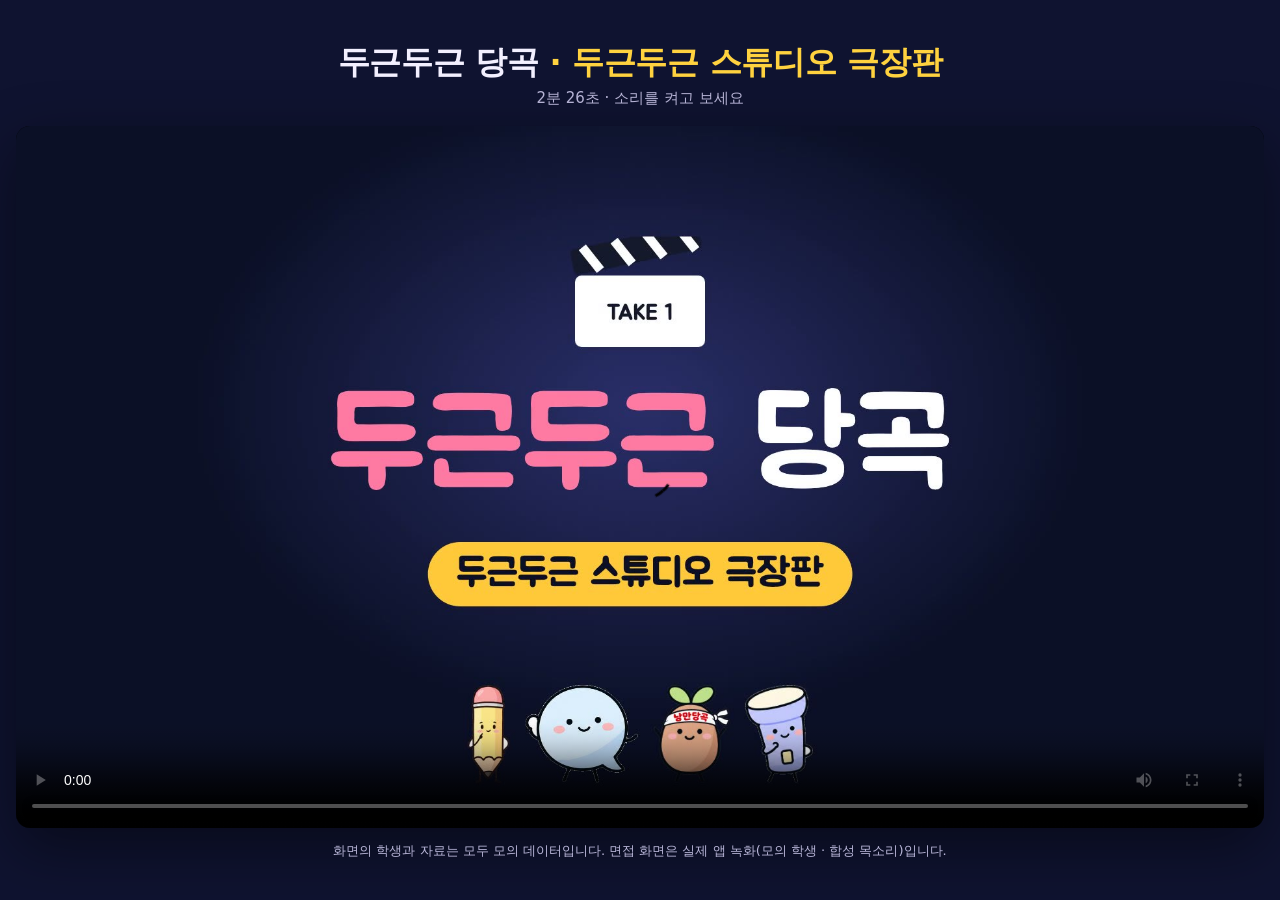
<file: film/index.html>
<!doctype html>
<html lang="ko">
<head>
<meta charset="utf-8">
<meta name="viewport" content="width=device-width,initial-scale=1">
<title>두근두근 스튜디오 극장판</title>
<style>
:root{--bg:#0f1330;--fg:#f3f0ff;--sub:#b9b6d8;--acc:#ffd23f}
*{box-sizing:border-box}
body{margin:0;background:var(--bg);color:var(--fg);font-family:Pretendard,"Apple SD Gothic Neo","Noto Sans KR",system-ui,sans-serif;min-height:100vh;display:flex;flex-direction:column;align-items:center;justify-content:center;padding:24px max(16px,env(safe-area-inset-right,0px)) 24px max(16px,env(safe-area-inset-left,0px))}
h1{font-size:clamp(20px,3vw,32px);margin:0 0 4px;letter-spacing:-.01em}
p{margin:0 0 18px;color:var(--sub);font-size:15px}
video{width:min(1280px,100%);aspect-ratio:16/9;border-radius:14px;background:#000;box-shadow:0 20px 60px rgba(0,0,0,.45)}
small{margin-top:14px;color:var(--sub);font-size:13px}
</style>
</head>
<body>
<h1>두근두근 당곡 <span style="color:var(--acc)">· 두근두근 스튜디오 극장판</span></h1>
<p>2분 26초 · 소리를 켜고 보세요</p>
<video src="film.mp4" poster="poster.jpg" controls playsinline preload="metadata"></video>
<small>화면의 학생과 자료는 모두 모의 데이터입니다. 면접 화면은 실제 앱 녹화(모의 학생 · 합성 목소리)입니다.</small>
</body>
</html>
</file>
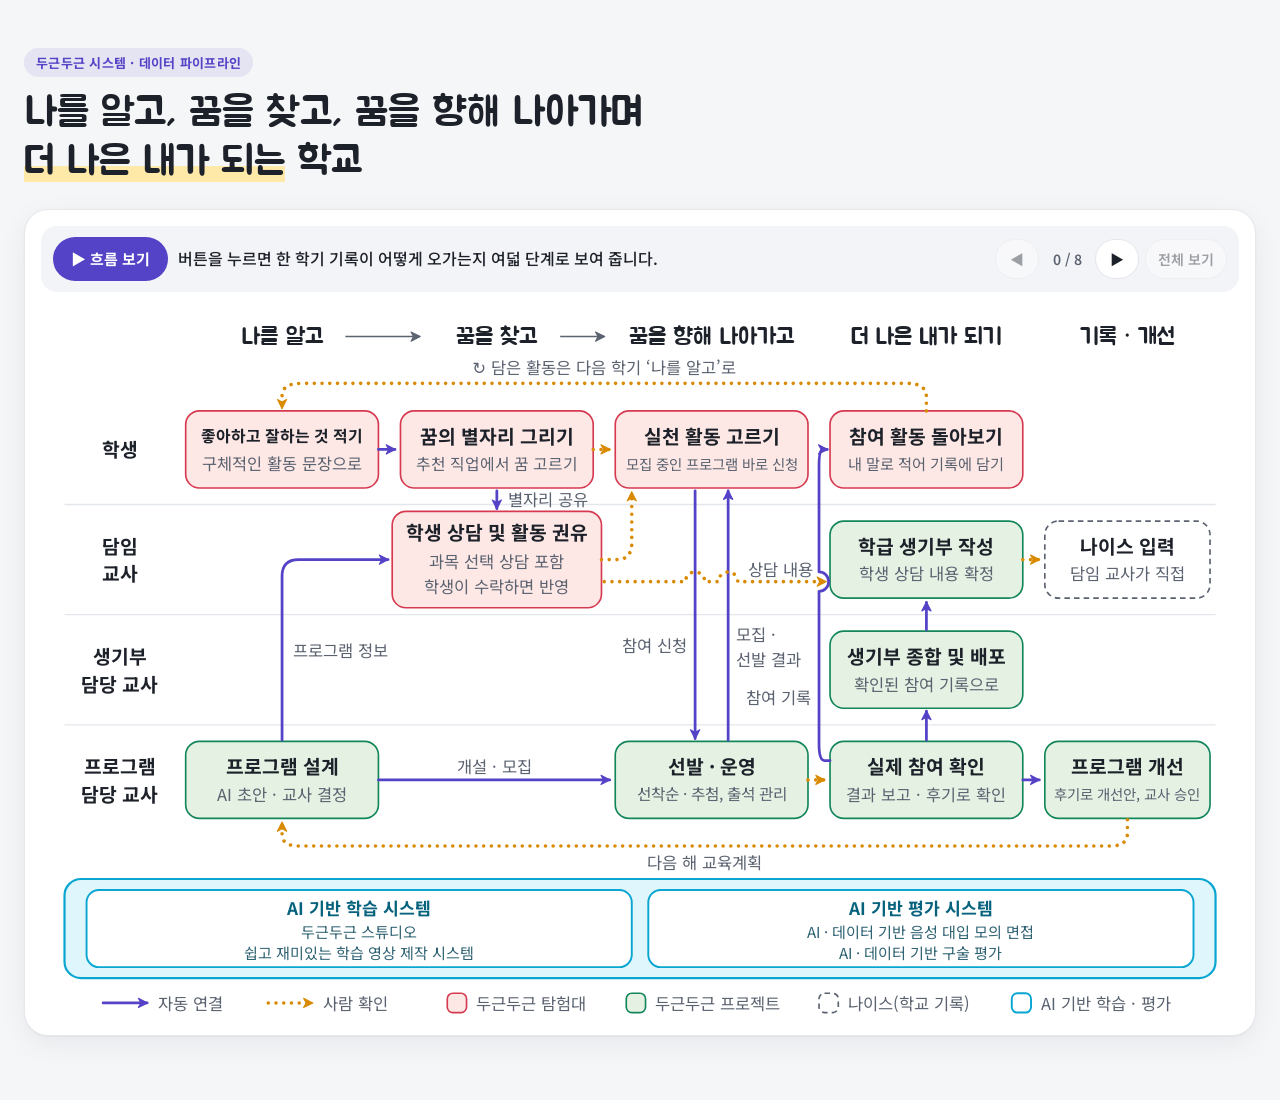
<file: map/index.html>
<!doctype html>
<html lang="ko">
<head>
<meta charset="utf-8">
<meta name="viewport" content="width=device-width,initial-scale=1,viewport-fit=cover">
<title>두근두근 데이터 파이프라인</title>
<meta name="claude:viewport-fit-sides" content="cover">
<link rel="preconnect" href="https://fonts.googleapis.com">
<link rel="stylesheet" href="https://fonts.googleapis.com/css2?family=Jua&family=Noto+Sans+KR:wght@400;500;700;900&display=swap">
<style>
:root{
  --bg:#f5f6f8; --surface:#ffffff; --ink:#1d2129; --sub:#5b6270; --line:#e6e8ec; --soft:#f1f3f6; --accent:#5443c6; --hl:#ffe9a8;
  --f-display:'Jua','Noto Sans KR','Apple SD Gothic Neo',system-ui,sans-serif;
  --f-body:'Noto Sans KR','Apple SD Gothic Neo',system-ui,sans-serif;
}
@media (prefers-color-scheme: dark){:root:not([data-theme="light"]){--bg:#111318;--surface:#1a1d24;--ink:#eef0f4;--sub:#a7adb9;--line:#2a2e38;--soft:#22262f;--accent:#9a8cff;--hl:#5a4a12;color-scheme:dark}}
:root[data-theme="dark"]{--bg:#111318;--surface:#1a1d24;--ink:#eef0f4;--sub:#a7adb9;--line:#2a2e38;--soft:#22262f;--accent:#9a8cff;--hl:#5a4a12;color-scheme:dark}
body{background:var(--bg);color:var(--ink);font-family:var(--f-body);font-size:15px;line-height:1.6;-webkit-font-smoothing:antialiased}
.wrap{max-width:1240px;margin:0 auto;padding-left:max(16px,env(safe-area-inset-left,0px));padding-right:max(16px,env(safe-area-inset-right,0px));padding-block:40px 56px}
.ph{margin:0 0 22px}
.eyebrow{display:inline-block;font:700 13px var(--f-body);letter-spacing:.02em;color:var(--accent);background:color-mix(in srgb,var(--accent) 10%,transparent);padding:5px 12px;border-radius:999px;margin-bottom:12px}
.ph h1{font-family:var(--f-display);font-weight:400;font-size:clamp(26px,3.4vw,40px);line-height:1.22;margin:0;text-wrap:balance}
.ph h1 em{font-style:normal;background:linear-gradient(transparent 60%,var(--hl) 0)}
/* 그림 카드(그림 색은 밝은 판으로 고정) */
.mapbox{--card:#ffffff;--paper:#f3f4f7;--ink:#1d2129;--sub:#5b6270;--rule:#e3e6eb;--stu:#d63a50;--stu-bg:#fde8e6;--tea:#13865a;--tea-bg:#e4f1e3;--sys:#5443c6;--big:#d98a00;--ai:#0aa6d1;--ai-bg:#dff6fd;--ai-card:#ffffff;--ai-ink:#06627d;--ai-sub:#2f6273;
  background:#fff;color:#1d2129;border:1px solid var(--line);border-radius:24px;padding:16px 16px 10px;box-shadow:0 1px 2px rgba(16,24,40,.04),0 8px 28px rgba(16,24,40,.06);overflow-x:auto}
.sparks .sg{filter:url(#fglow);fill-opacity:.85}
.sparks .a{fill:var(--sys)}
.sparks .g{fill:var(--big)}
.sparks .sc{fill:#fff}
.sparks .st1{fill-opacity:.7}
.sparks .st2{fill-opacity:.4}
.sparks{display:none}
.fl-h{font:400 17px var(--f-display);fill:var(--ink)}
.fl-t{font:700 14px var(--f-body);fill:var(--ink)}
.fl-s{font:400 12px var(--f-body);fill:var(--sub)}
.fl-l{font:700 14px var(--f-body);fill:var(--ink)}
.fl-l.e{fill:var(--stu)}
.fl-l.g{fill:var(--tea)}
.fb rect{stroke-width:1.2}
.fb.p rect{fill:var(--card);stroke:var(--big)}
.fb.e rect{fill:var(--stu-bg);stroke:var(--stu)}
.fb.g rect{fill:var(--tea-bg);stroke:var(--tea)}
.fb.x rect{fill:var(--ai-card);stroke:var(--ai);stroke-width:1.4}
.fb.x .fl-t{fill:var(--ai-ink)}
.fb.x .fl-s{fill:var(--ai-sub)}
.fa{stroke:var(--sys);stroke-width:2;fill:none;stroke-linecap:round;stroke-linejoin:round}
.fa.new{stroke-width:3.4}
.fg{stroke:var(--big);stroke-width:2.6;stroke-dasharray:0.01 5.6;stroke-linecap:round;stroke-linejoin:round;fill:none}
.flane{stroke:var(--rule);stroke-width:1}
.flayer{fill:var(--ai-bg);stroke:var(--ai);stroke-width:1.6}
.fhead{stroke:var(--sub);stroke-width:1;fill:none}
/* 흐름 보기(2026-11-23 3-way: Codex gpt-6.2-astra · Gemini gemini-4-neon-high · 총괄) — 멈춘 채 시작, 누르면 일곱 차례, 한 바퀴 뒤 멈춤 */
.playbar{position:sticky;left:0;top:0;z-index:2;display:flex;flex-wrap:wrap;align-items:center;gap:10px;margin:0 0 10px;padding:10px 12px;border-radius:16px;background:var(--paper);border:1px solid var(--rule)}
.pl-main{border:0;border-radius:999px;padding:10px 18px;min-height:44px;background:var(--sys);color:#fff;font:700 15px var(--f-body);cursor:pointer}
.pl-main:focus-visible,.pl-ctl button:focus-visible{outline:3px solid var(--big);outline-offset:2px}
.pl-cap{flex:1 1 280px;margin:0;font:500 16px/1.45 var(--f-body);color:var(--ink);min-height:2.9em;display:flex;align-items:center}
.pl-ctl{display:flex;align-items:center;gap:6px}
.pl-ctl button{border:1px solid var(--rule);background:var(--card);color:var(--ink);border-radius:999px;min-width:44px;min-height:40px;padding:0 12px;font:600 14px var(--f-body);cursor:pointer}
.pl-ctl button:disabled{opacity:.4;cursor:default}
.pl-ctl span{min-width:44px;text-align:center;font:600 14px var(--f-body);color:var(--sub)}
.pmap .pbox,.pmap .arw,.pmap .alab,.pmap .flayer,.pmap .fb.x,.pmap .hit{transition:opacity .35s}
.pmap.playing .pbox:not(.on),.pmap.playing .arw:not(.on),.pmap.playing .alab:not(.on){opacity:.22}
.pmap.playing .flayer,.pmap.playing .fb.x{opacity:.35}
.pmap.playing .pbox.on rect{stroke-width:3}
.pmap.playing .fa.arw.on{stroke-width:2.6}
.pmap.playing .fg.arw.on{stroke-width:3.2}
.pmap .bridge{stroke:var(--card);stroke-width:8;fill:none}
.fb.n rect{fill:var(--card);stroke:var(--sub);stroke-dasharray:4 3}
.pmap.playing .bridge{opacity:1}
.pmap .sparks path{fill:none;stroke-linecap:round;stroke-linejoin:round;pointer-events:none}
.pmap .sparks .pipe{stroke-width:9;opacity:.26}
.pmap .sparks .pipe.a{stroke:var(--sys)}
.pmap .sparks .pipe.g{stroke:var(--big)}
.pmap .sparks .run{stroke:#fff;stroke-width:2.4;stroke-dasharray:2.5 11;opacity:0;transition:opacity .6s ease}
.pmap .sparks .run.go{opacity:.95;animation:pmflow .75s linear infinite}
.mapbox .pmap{display:block;width:100%;min-width:820px;height:auto}
.playbar{border:0;background:var(--paper);margin:0 0 6px}
@keyframes pmflow{from{stroke-dashoffset:13.5}to{stroke-dashoffset:0}}
@media (min-width:900px){
  .mapbox .pmap{width:auto;min-width:0;max-width:100%;height:calc(100vh - 150px);max-height:calc((100vw - 96px) * .614);min-height:420px;margin:0 auto}
}
@media (prefers-reduced-motion: reduce){.mapbox .sparks .run{animation:none}}
</style>

</head>
<body>
<div class="wrap">
  <header class="ph"><span class="eyebrow">두근두근 시스템 · 데이터 파이프라인</span><h1>나를 알고, 꿈을 찾고, 꿈을 향해 나아가며<br><em>더 나은 내가 되는</em> 학교</h1></header>
  <div class="mapbox"><div class="playbar" id="playbar"><button type="button" class="pl-main" id="pl-play">▶ 흐름 보기</button><p class="pl-cap" id="pl-cap" aria-live="polite">버튼을 누르면 한 학기 기록이 어떻게 오가는지 여덟 단계로 보여 줍니다.</p><div class="pl-ctl"><button type="button" id="pl-prev" aria-label="이전" disabled>◀</button><span id="pl-n">0 / 8</span><button type="button" id="pl-next" aria-label="다음">▶</button><button type="button" id="pl-all" disabled>전체 보기</button></div></div><svg class="pmap" viewBox="0 0 860 528" role="img" aria-labelledby="pmT pmD"><title id="pmT">두근두근 시스템 - 데이터 파이프라인</title><desc id="pmD">가로는 나를 알고 · 꿈을 찾고 · 꿈을 향해 나아가고 · 더 나은 내가 되기 · 기록과 개선, 세로는 학생 · 담임 교사 · 생기부 담당 교사 · 프로그램 담당 교사. 칸 색은 쓰는 앱(빨강 탐험대, 초록 프로젝트, 회색 나이스), 보라 실선은 자동 연결, 노란 점선은 사람이 확인해야 넘어가는 연결.</desc><defs><filter id="fglow" x="-2" y="-2" width="5" height="5"><feGaussianBlur stdDeviation="3.4"/></filter><marker id="farr" viewBox="0 0 12 12" refX="10" refY="6" markerWidth="9" markerHeight="9" markerUnits="userSpaceOnUse" orient="auto-start-reverse"><path d="M1.5 1.5 L10.5 6 L1.5 10.5 L4 6 Z" fill="context-stroke" stroke="context-stroke" stroke-width="1" stroke-linejoin="round"/></marker></defs><text class="fl-h" x="170" y="28" text-anchor="middle" dominant-baseline="central">나를 알고</text><text class="fl-h" x="326" y="28" text-anchor="middle" dominant-baseline="central">꿈을 찾고</text><text class="fl-h" x="482" y="28" text-anchor="middle" dominant-baseline="central">꿈을 향해 나아가고</text><text class="fl-h" x="638" y="28" text-anchor="middle" dominant-baseline="central">더 나은 내가 되기</text><text class="fl-h" x="784" y="28" text-anchor="middle" dominant-baseline="central">기록 · 개선</text><line class="fhead" x1="216" y1="28" x2="270" y2="28" marker-end="url(#farr)"/><line class="fhead" x1="372" y1="28" x2="404" y2="28" marker-end="url(#farr)"/><line class="flane" x1="12" y1="150" x2="848" y2="150"/><line class="flane" x1="12" y1="230" x2="848" y2="230"/><line class="flane" x1="12" y1="310" x2="848" y2="310"/><text class="fl-l" x="52" y="110" text-anchor="middle" dominant-baseline="central">학생</text><text class="fl-l" x="52" y="180" text-anchor="middle" dominant-baseline="central">담임</text><text class="fl-l" x="52" y="200" text-anchor="middle" dominant-baseline="central">교사</text><text class="fl-l" x="52" y="260" text-anchor="middle" dominant-baseline="central">생기부</text><text class="fl-l" x="52" y="280" text-anchor="middle" dominant-baseline="central">담당 교사</text><text class="fl-l" x="52" y="340" text-anchor="middle" dominant-baseline="central">프로그램</text><text class="fl-l" x="52" y="360" text-anchor="middle" dominant-baseline="central">담당 교사</text><g data-k="S1" class="fb pbox e"><rect x="100" y="82" width="140" height="56" rx="10"/><text class="fl-t" x="170.0" y="100.0" text-anchor="middle" dominant-baseline="central" style="font-size:11.5px">좋아하고 잘하는 것 적기</text><text class="fl-s" x="170.0" y="120.0" text-anchor="middle" dominant-baseline="central" style="font-size:11.9px">구체적인 활동 문장으로</text></g><g data-k="S2" class="fb pbox e"><rect x="256" y="82" width="140" height="56" rx="10"/><text class="fl-t" x="326.0" y="100.0" text-anchor="middle" dominant-baseline="central">꿈의 별자리 그리기</text><text class="fl-s" x="326.0" y="120.0" text-anchor="middle" dominant-baseline="central" style="font-size:11.5px">추천 직업에서 꿈 고르기</text></g><g data-k="S3" class="fb pbox e"><rect x="412" y="82" width="140" height="56" rx="10"/><text class="fl-t" x="482.0" y="100.0" text-anchor="middle" dominant-baseline="central">실천 활동 고르기</text><text class="fl-s" x="482.0" y="120.0" text-anchor="middle" dominant-baseline="central" style="font-size:10.5px">모집 중인 프로그램 바로 신청</text></g><g data-k="S4" class="fb pbox e"><rect x="568" y="82" width="140" height="56" rx="10"/><text class="fl-t" x="638.0" y="100.0" text-anchor="middle" dominant-baseline="central">참여 활동 돌아보기</text><text class="fl-s" x="638.0" y="120.0" text-anchor="middle" dominant-baseline="central" style="font-size:11.1px">내 말로 적어 기록에 담기</text></g><g data-k="T2" class="fb pbox e"><rect x="250" y="155" width="152" height="70" rx="10"/><text class="fl-t" x="326.0" y="170.0" text-anchor="middle" dominant-baseline="central">학생 상담 및 활동 권유</text><text class="fl-s" x="326.0" y="191.0" text-anchor="middle" dominant-baseline="central">과목 선택 상담 포함</text><text class="fl-s" x="326.0" y="209.0" text-anchor="middle" dominant-baseline="central">학생이 수락하면 반영</text></g><g data-k="T4" class="fb pbox g"><rect x="568" y="162" width="140" height="56" rx="10"/><text class="fl-t" x="638.0" y="180.0" text-anchor="middle" dominant-baseline="central">학급 생기부 작성</text><text class="fl-s" x="638.0" y="200.0" text-anchor="middle" dominant-baseline="central">학생 상담 내용 확정</text></g><g data-k="TN" class="fb pbox n"><rect x="724" y="162" width="120" height="56" rx="10"/><text class="fl-t" x="784.0" y="180.0" text-anchor="middle" dominant-baseline="central">나이스 입력</text><text class="fl-s" x="784.0" y="200.0" text-anchor="middle" dominant-baseline="central">담임 교사가 직접</text></g><g data-k="R4" class="fb pbox g"><rect x="568" y="242" width="140" height="56" rx="10"/><text class="fl-t" x="638.0" y="260.0" text-anchor="middle" dominant-baseline="central">생기부 종합 및 배포</text><text class="fl-s" x="638.0" y="280.0" text-anchor="middle" dominant-baseline="central">확인된 참여 기록으로</text></g><g data-k="P1" class="fb pbox g"><rect x="100" y="322" width="140" height="56" rx="10"/><text class="fl-t" x="170.0" y="340.0" text-anchor="middle" dominant-baseline="central">프로그램 설계</text><text class="fl-s" x="170.0" y="360.0" text-anchor="middle" dominant-baseline="central">AI 초안 · 교사 결정</text></g><g data-k="P3" class="fb pbox g"><rect x="412" y="322" width="140" height="56" rx="10"/><text class="fl-t" x="482.0" y="340.0" text-anchor="middle" dominant-baseline="central">선발 · 운영</text><text class="fl-s" x="482.0" y="360.0" text-anchor="middle" dominant-baseline="central" style="font-size:11.4px">선착순 · 추첨, 출석 관리</text></g><g data-k="P4" class="fb pbox g"><rect x="568" y="322" width="140" height="56" rx="10"/><text class="fl-t" x="638.0" y="340.0" text-anchor="middle" dominant-baseline="central">실제 참여 확인</text><text class="fl-s" x="638.0" y="360.0" text-anchor="middle" dominant-baseline="central" style="font-size:11.8px">결과 보고 · 후기로 확인</text></g><g data-k="PI" class="fb pbox g"><rect x="724" y="322" width="120" height="56" rx="10"/><text class="fl-t" x="784.0" y="340.0" text-anchor="middle" dominant-baseline="central">프로그램 개선</text><text class="fl-s" x="784.0" y="360.0" text-anchor="middle" dominant-baseline="central" style="font-size:10.5px">후기로 개선안, 교사 승인</text></g><path class="fa arw" data-k="k1" d="M240 110 L252 110" marker-end="url(#farr)"/><path class="fa arw" data-k="k2" d="M326 140 L326 153" marker-end="url(#farr)"/><path class="fg arw" data-k="k3" d="M396 110 L408 110" marker-end="url(#farr)"/><path class="fg arw" data-k="k4" d="M402 190 L413 190 Q424 190 424 178 L424 141" marker-end="url(#farr)"/><path class="fa arw" data-k="k5" d="M170 321 L170 202 Q170 190 182 190 L247 190" marker-end="url(#farr)"/><path class="fa arw" data-k="k6" d="M240 350 L408 350" marker-end="url(#farr)"/><path class="fg arw" data-k="k7" d="M552 350 L564 350" marker-end="url(#farr)"/><path class="fa arw" data-k="k8" d="M638 321 L638 300" marker-end="url(#farr)"/><path class="fa arw" data-k="k9" d="M638 241 L638 221" marker-end="url(#farr)"/><path class="fa arw" data-k="k10" d="M470 140 L470 320" marker-end="url(#farr)"/><path class="fa arw" data-k="k11" d="M494 321 L494 140" marker-end="url(#farr)"/><path class="fa arw" data-k="k12" d="M568 336 L564 336 Q560 336 560 324 L560 213 A7 7 0 0 0 560 199 L560 122 Q560 110 563 110 L566 110" marker-end="url(#farr)"/><path class="fg arw" data-k="k15" d="M708 190 L720 190" marker-end="url(#farr)"/><path class="fa arw" data-k="k16" d="M708 350 L720 350" marker-end="url(#farr)"/><path class="fg arw" data-k="k17" d="M784 379 L784 388.5 Q784 398 772 398 L182 398 Q170 398 170 389.5 L170 381" marker-end="url(#farr)"/><path class="fg arw" data-k="k14" d="M404 206 L463 206 A7 7 0 0 1 477 206 L487 206 A7 7 0 0 1 501 206 L565 206" marker-end="url(#farr)"/><path class="fg arw" data-k="k13" d="M638 82 L638 72 Q638 62 624 62 L184 62 Q170 62 170 71 L170 80" marker-end="url(#farr)"/><text class="fl-s alab" data-k="k13" x="404" y="50" text-anchor="middle" dominant-baseline="central">↻ 담은 활동은 다음 학기 ‘나를 알고’로</text><text class="fl-s alab" data-k="k10" x="464" y="252" text-anchor="end" dominant-baseline="central">참여 신청</text><text class="fl-s alab" data-k="k11" x="500" y="244" dominant-baseline="central">모집 ·</text><text class="fl-s alab" data-k="k11" x="500" y="262" dominant-baseline="central">선발 결과</text><text class="fl-s alab" data-k="k5" x="178" y="256" dominant-baseline="central">프로그램 정보</text><text class="fl-s alab" data-k="k6" x="324" y="340" text-anchor="middle" dominant-baseline="central">개설 · 모집</text><text class="fl-s alab" data-k="k12" x="554" y="290" text-anchor="end" dominant-baseline="central">참여 기록</text><text class="fl-s alab" data-k="k2" x="334" y="146" dominant-baseline="central">별자리 공유</text><text class="fl-s alab" data-k="k14" x="532" y="197" text-anchor="middle" dominant-baseline="central">상담 내용</text><text class="fl-s alab" data-k="k17" x="477" y="410" text-anchor="middle" dominant-baseline="central">다음 해 교육계획</text><rect class="flayer" x="12" y="422" width="836" height="72" rx="12"/><g class="fb x"><rect x="28" y="430" width="396" height="56" rx="9"/><text class="fl-t" x="226.0" y="443" text-anchor="middle" dominant-baseline="central" style="font-size:12.5px">AI 기반 학습 시스템</text><text class="fl-s" x="226.0" y="460" text-anchor="middle" dominant-baseline="central" style="font-size:11px">두근두근 스튜디오</text><text class="fl-s" x="226.0" y="475" text-anchor="middle" dominant-baseline="central" style="font-size:11px">쉽고 재미있는 학습 영상 제작 시스템</text></g><g class="fb x"><rect x="436" y="430" width="396" height="56" rx="9"/><text class="fl-t" x="634.0" y="443" text-anchor="middle" dominant-baseline="central" style="font-size:12.5px">AI 기반 평가 시스템</text><text class="fl-s" x="634.0" y="460" text-anchor="middle" dominant-baseline="central" style="font-size:11px">AI · 데이터 기반 음성 대입 모의 면접</text><text class="fl-s" x="634.0" y="475" text-anchor="middle" dominant-baseline="central" style="font-size:11px">AI · 데이터 기반 구술 평가</text></g><g class="sparks" id="sparks" aria-hidden="true"></g><line class="fa" x1="40" y1="512" x2="72" y2="512" marker-end="url(#farr)"/><text class="fl-s" x="80" y="512" dominant-baseline="central">자동 연결</text><line class="fg" x1="160" y1="512" x2="192" y2="512" marker-end="url(#farr)"/><text class="fl-s" x="200" y="512" dominant-baseline="central">사람 확인</text><g class="fb e"><rect x="290" y="505" width="14" height="14" rx="4"/></g><text class="fl-s" x="311" y="512" dominant-baseline="central">두근두근 탐험대</text><g class="fb g"><rect x="420" y="505" width="14" height="14" rx="4"/></g><text class="fl-s" x="441" y="512" dominant-baseline="central">두근두근 프로젝트</text><g class="fb n"><rect x="560" y="505" width="14" height="14" rx="4"/></g><text class="fl-s" x="581" y="512" dominant-baseline="central">나이스(학교 기록)</text><g class="fb x"><rect x="700" y="505" width="14" height="14" rx="4"/></g><text class="fl-s" x="721" y="512" dominant-baseline="central">AI 기반 학습 · 평가</text></svg></div>
</div>
<script>
const $=id=>document.getElementById(id);
// ── 흐름 보기: 일곱 차례(자막 · 켤 칸 · 켤 선). 처음엔 멈춤, 재생은 한 바퀴 뒤 멈춤, 칸을 누르면 멈춤 ──
const STEPS=[
 ['학생이 좋아하고 잘하는 활동을 적고, 추천 직업 가운데 꿈을 골라 꿈의 별자리를 그립니다.',['S1','S2'],['k1']],
 ['프로그램 담당 교사는 같은 때 한 해 프로그램을 설계하고 모집을 엽니다.',['P1','P3'],['k6']],
 ['담임 교사는 그 별자리와 열린 프로그램을 함께 보며 과목 선택까지 상담하고 활동을 권합니다. 학생이 수락한 권유만 반영됩니다.',['S2','P1','T2','S3'],['k2','k5','k4']],
 ['학생은 권유받거나 스스로 고른 실천 활동으로 모집 중인 프로그램에 바로 신청하고 선발 결과를 받습니다.',['S2','S3','P3'],['k3','k11','k10']],
 ['프로그램 담당 교사는 그 프로그램이 끝나면 출석 · 결과 보고 · 학생 후기로 실제 참여를 확인합니다.',['P3','P4'],['k7']],
 ['생기부 담당 교사는 확인된 참여 기록을 종합해 배포합니다. 담임 교사는 받은 기록과 상담 내용을 합쳐 학급 생기부로 확정하고 나이스에 직접 입력합니다.',['P4','R4','T2','T4','TN'],['k8','k9','k14','k15']],
 ['학생은 같은 참여 기록을 ‘내 활동’으로 받아 돌아보고 자기 말로 기록합니다. 그 기록은 다음 학기 ‘나를 알고’로 이어집니다.',['P4','S4','S1'],['k12','k13']],
 ['프로그램 담당 교사는 학생 후기와 교사 의견으로 개선안을 만들고, 승인을 거쳐 다음 해 교육계획에 반영합니다.',['P4','PI','P1'],['k16','k17']]
];
const PM=document.querySelector('.pmap'),SP=document.getElementById('sparks'),NS='http://www.w3.org/2000/svg';
const RM=matchMedia('(prefers-reduced-motion: reduce)');
let cur=-1,auto=null,raf=0;
function sparkAlong(paths){
  /* 지나간 길은 은은한 관으로 채워지고(제자리에 남음), 다 차면 안에서 빛 알갱이가 쉬지 않고 흘러요. 깜빡임 없음. */
  SP.getAnimations?.({subtree:true}).forEach(a=>a.cancel());SP.textContent='';if(!paths.length)return;
  let at=0;
  paths.forEach(p=>{const kind=p.classList.contains('fg')?'g':'a',d=p.getAttribute('d'),len=p.getTotalLength();
    const pipe=document.createElementNS(NS,'path'),run=document.createElementNS(NS,'path');
    pipe.setAttribute('class','pipe '+kind);run.setAttribute('class','run');pipe.setAttribute('d',d);run.setAttribute('d',d);
    SP.appendChild(pipe);SP.appendChild(run);
    if(RM.matches){run.classList.add('go');run.style.animation='none';return}
    const dur=Math.min(1500,520+len*3.2);
    pipe.style.strokeDasharray=len+' '+len;
    pipe.animate([{strokeDashoffset:len},{strokeDashoffset:0}],{duration:dur,delay:at,easing:'cubic-bezier(.45,.05,.3,1)',fill:'both'})
      .finished.then(()=>run.classList.add('go')).catch(()=>{});
    at+=dur*0.55;  /* 앞 줄이 반쯤 찼을 때 다음 줄이 이어서 — 끊기지 않게 */
  });
}
function step(i){
  cur=i;const [cap,boxes,arrows]=STEPS[i];
  PM.classList.add('playing');
  PM.querySelectorAll('.pbox,.arw,.alab').forEach(e=>e.classList.toggle('on',boxes.includes(e.dataset.k)||arrows.includes(e.dataset.k)));
  $('pl-cap').textContent=cap;$('pl-n').textContent=(i+1)+' / '+STEPS.length;
  $('pl-prev').disabled=i===0;$('pl-next').disabled=i===STEPS.length-1;$('pl-all').disabled=false;
  sparkAlong(arrows.map(k=>PM.querySelector('.arw[data-k="'+k+'"]')).filter(Boolean));
  const first=PM.querySelector('.pbox.on');const mb=document.querySelector('.mapbox');
  if(first&&mb.scrollWidth>mb.clientWidth){const r=first.getBoundingClientRect(),m=mb.getBoundingClientRect();mb.scrollBy({left:r.left-m.left-m.width/3,behavior:RM.matches?'auto':'smooth'})}
}
function stopAuto(){if(auto){clearInterval(auto);auto=null}$('pl-play').textContent=cur>=0?(cur===STEPS.length-1?'↻ 다시 보기':'▶ 이어 보기'):'▶ 흐름 보기'}
function playAll(){
  if(auto){stopAuto();return}
  document.querySelector('.mapbox').scrollIntoView({block:'start',behavior:RM.matches?'auto':'smooth'});
  if(cur<0||cur===STEPS.length-1)step(0);else step(cur+1);
  $('pl-play').textContent='⏸ 멈춤';
  auto=setInterval(()=>{if(cur>=STEPS.length-1){stopAuto();return}step(cur+1);if(cur===STEPS.length-1)setTimeout(stopAuto,10)},5200);
}
function allView(){stopAuto();cur=-1;SP.getAnimations?.({subtree:true}).forEach(a=>a.cancel());SP.textContent='';PM.classList.remove('playing');PM.querySelectorAll('.on').forEach(e=>e.classList.remove('on'));
  $('pl-cap').textContent='버튼을 누르면 한 학기 기록이 어떻게 오가는지 여덟 단계로 보여 줍니다.';$('pl-n').textContent='0 / '+STEPS.length;$('pl-prev').disabled=true;$('pl-next').disabled=false;$('pl-all').disabled=true;$('pl-play').textContent='▶ 흐름 보기'}
$('pl-play').onclick=playAll;
$('pl-next').onclick=()=>{stopAuto();step(Math.min(STEPS.length-1,cur+1));stopAuto()};
$('pl-prev').onclick=()=>{stopAuto();step(Math.max(0,cur-1));stopAuto()};
$('pl-all').onclick=allView;
$('playbar').addEventListener('keydown',e=>{if(e.key==='ArrowRight'){e.preventDefault();$('pl-next').click()}else if(e.key==='ArrowLeft'){e.preventDefault();if(cur>0)$('pl-prev').click()}else if(e.key==='Escape'){allView()}});
</script>

</body>
</html>
</file>
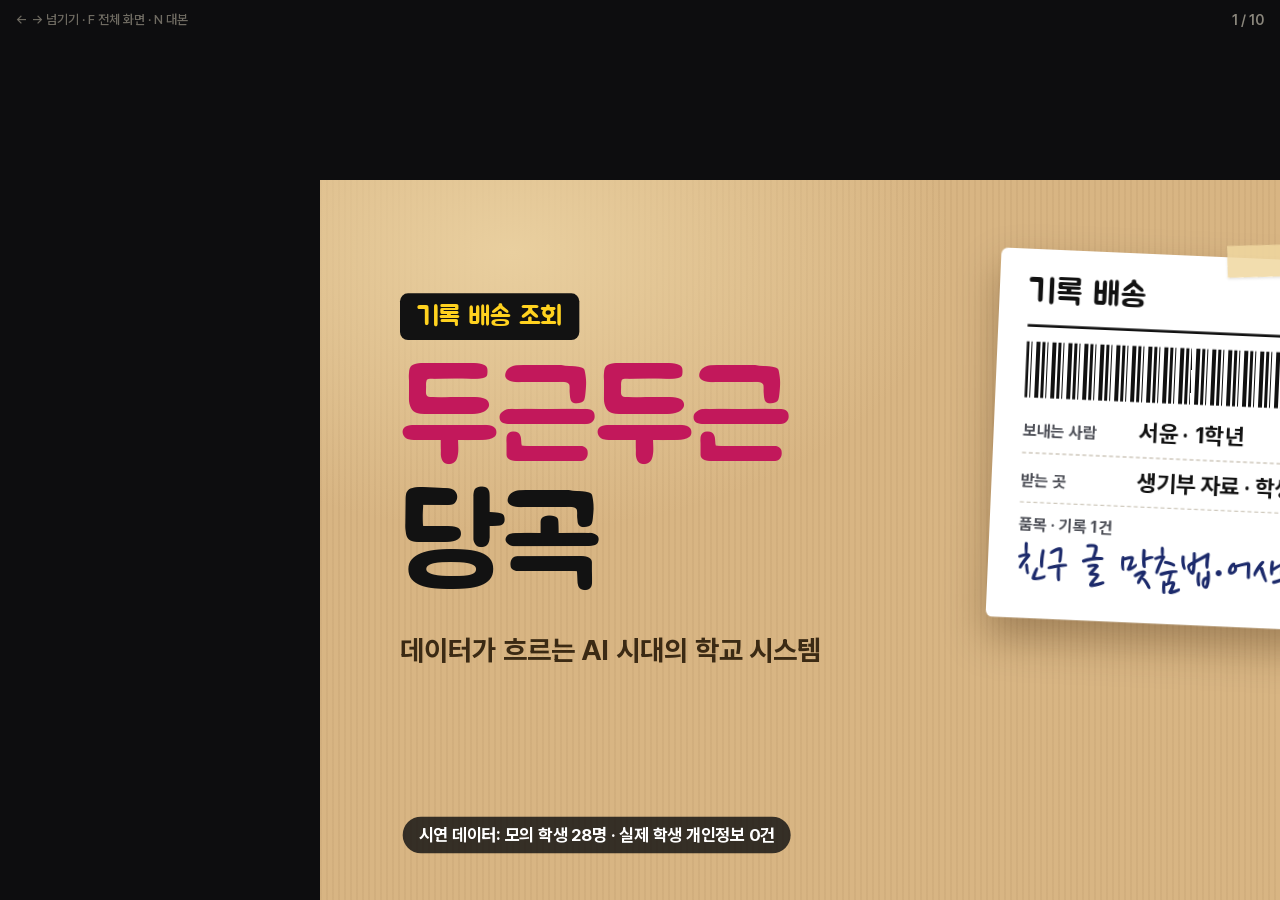
<file: short-b/index.html>
<!doctype html>
<html lang="ko">
<head>
<meta charset="utf-8">
<meta name="viewport" content="width=device-width,initial-scale=1">
<title>두근두근 당곡 · 기록 배송 조회</title>
<link rel="preconnect" href="https://fonts.googleapis.com">
<link rel="stylesheet" href="https://fonts.googleapis.com/css2?family=Jua&family=Nanum+Pen+Script&display=swap">
<link rel="stylesheet" href="b.css">

</head>
<body>
<div id="viewport"><div id="stage">

<!-- 1 표지: 송장 -->
<section class="s cover" data-steps="0">
  <div class="cv-left">
    <p class="cv-kicker">기록 배송 조회</p>
    <h1 class="cv-title"><span class="dg">두근두근</span><br>당곡</h1>
    <p class="cv-sub">데이터가 흐르는 AI 시대의 학교 시스템</p>
  </div>
  <div class="label">
    <div class="lb-top"><b>기록 배송</b><span>송장 서윤-2026-001</span></div>
    <div class="lb-bar"></div>
    <div class="lb-row"><small>보내는 사람</small><b>서윤 · 1학년</b></div>
    <div class="lb-row"><small>받는 곳</small><b>생기부 자료 · 학생 ‘내 활동’</b></div>
    <div class="lb-item"><small>품목 · 기록 1건</small><span class="pen">친구 글 맞춤법·어색한 문장 고쳐 주기</span></div>
    <i class="lb-tape"></i>
  </div>
  <img class="cv-mong" src="assets/mong/dugeun-band.png" alt="">
  <p class="demo-chip">시연 데이터: 모의 학생 28명 · 실제 학생 개인정보 0건</p>
</section>

<!-- 2 포스트잇 벽 -->
<section class="s wallslide" data-steps="4">
  <div class="wall" id="wallA"></div>
  <div class="qn qn1"><span>명단에 서윤이 이름은 있는데,</span><b>실제로 뭘 했지?</b></div>
  <div class="qn qn2"><span>이거 해 보고 싶다던 아이,</span><b>지금 신청할 프로그램 있나?</b></div>
  <div class="qn qn3"><span>그 학과 권장 과목이</span><b>우리 학교에선 어느 묶음이지?</b></div>
  <p class="stamp">원인은 흩어진 기록</p>
</section>

<!-- 3 배송 조회(처음) -->
<section class="s trkslide" data-steps="0" data-trk="a"><div class="trk"></div></section>

<!-- 4 담임 상담 · 과목 선택 -->
<section class="s open subj" data-steps="2" data-at="2" data-where="담임 상담 · 과목 선택">
  <div class="strip"></div>
  <div class="body">
    <h2 class="hd">과목 선택 상담, <b>꿈에서 편제표까지 한 장</b></h2>
    <div class="path"><span><small>목표 직업</small>편집자</span><i>→</i><span><small>관련 학과 · 커리어넷</small>국어국문학과</span><i>→</i><span><small>권장 과목</small>당곡고 2026 편제표 위에</span></div>
    <div class="tt" id="tt"></div>
    <div class="film"><span class="film-tag"><b>국어국문학과 권장 과목</b><small>투명 필름 한 겹</small></span></div>
    <p class="tt-sum" id="ttSum"></p>
  </div>
</section>

<!-- 5 담임 상담 · 프로그램 -->
<section class="s open prog" data-steps="3" data-at="2" data-where="담임 상담 · 프로그램">
  <div class="strip"></div>
  <div class="body">
    <h2 class="hd">프로그램 상담, <b>권하면 그 자리에서 신청</b></h2>
    <div class="laptop"><div class="lt-screen">
      <div class="lt-top">담임 화면 · 1학년 5반 · <b>서윤</b></div>
      <div class="mini-star"><svg viewBox="0 0 300 200"><g stroke="#ffd76a" stroke-opacity=".5"><line x1="40" y1="170" x2="120" y2="120"/><line x1="120" y1="120" x2="190" y2="80"/><line x1="190" y1="80" x2="255" y2="38"/><line x1="120" y1="120" x2="210" y2="140"/></g><circle cx="40" cy="170" r="9" fill="#ffd76a"/><circle cx="120" cy="120" r="5" fill="#9fb7ff"/><circle cx="190" cy="80" r="5" fill="#ff9fb7"/><circle cx="210" cy="140" r="5" fill="#7fe0c8"/><path d="M255 18 L261 32 L276 33 L264 42 L268 57 L255 49 L242 57 L246 42 L234 33 L249 32 Z" fill="#ffd23f"/><text x="255" y="75" fill="#ffe27a" font-size="13" text-anchor="middle">편집자</text></svg><span>서윤의 꿈의 별자리</span></div>
      <div class="pcard"><small>모집 중 · 선착순 12명</small><b>나도 작가 글쓰기</b><span>6월 · 4회 · 출판 글쓰기</span><button class="btn-rec" tabindex="-1">권하기</button></div>
      <i class="cursor"></i>
    </div><div class="lt-base"></div></div>
    <div class="phone"><div class="ph-screen">
      <div class="ph-top">두근두근 탐험대 · 서윤</div>
      <div class="notif"><b>초롱 쌤이 권했어요</b><span>나도 작가 글쓰기</span><div class="nb"><button class="acc" tabindex="-1">수락</button><button tabindex="-1">나중에</button></div></div>
      <div class="todo"><small>이번 학기 실천 활동</small><b>나도 작가 글쓰기에서 출판 글쓰기 해 보기</b><button class="apply" tabindex="-1">바로 신청</button><p class="ph-done">신청 완료 <em>(선발 진행)</em></p></div>
    </div></div>
    <div class="tags"><span>학교 메일</span><span>프로그램명</span></div>
    <div class="srv"><img src="assets/mong/ttukttak.png" alt=""><b>두근두근 프로젝트</b><small>넘어가는 정보는 학교 메일 · 프로그램명뿐</small></div>
  </div>
</section>

<!-- 6 배송 조회(돌아옴) -->
<section class="s trkslide" data-steps="1" data-trk="b"><div class="trk"></div></section>

<!-- 7 참여 확인 → 생기부 -->
<section class="s open rec" data-steps="4" data-at="5" data-where="참여 확인 → 생기부">
  <div class="strip"></div>
  <div class="body">
    <h2 class="hd">생기부 업무, <b>확인한 사실이 근거</b></h2>
    <div class="ev">
      <div class="card c1"><small>출석 · 프로그램 담당 교사</small><p>나도 작가 글쓰기 · <mark class="m1">4회 중 4회 출석</mark></p></div>
      <div class="card c2"><small>관찰 · 프로그램 담당 교사</small><p><mark class="m2">원고 교정 단계에서 어색한 문장을 근거와 함께 고쳐 제안함</mark></p></div>
      <div class="card c3"><small>학생 후기</small><p>“<mark class="m3">친구 글 고쳐 주던 게 책 만드는 일로 이어졌어요</mark>”</p></div>
    </div>
    <div class="draft"><div class="dbar">학생별 생기부 초안 · 진로활동 · 서윤</div>
      <p>진로 프로그램 ‘나도 작가 글쓰기’에 <mark class="d1">4회 모두 참여함</mark>. <mark class="d2">원고 교정 단계에서 어색한 문장을 근거와 함께 고쳐 제안하는</mark> 모습을 보임. 활동 후 <mark class="d3">친구의 글을 고쳐 주던 경험이 책을 만드는 일로 이어진다는 점</mark>을 말하며 출판 편집에 대한 관심을 구체화함.</p></div>
    <div class="chain"><span>생기부 담당<br><b>종합 · 배포</b></span><i>→</i><span>담임<br><b>상담 더해 확정</b></span><i>→</i><span>나이스<br><b>교사가 직접 입력</b></span></div>
    <p class="badge">결정은 교사 · 나이스 자동 연동 없음</p>
  </div>
</section>

<!-- 8 배송 완료 -->
<section class="s trkslide" data-steps="0" data-trk="c"><div class="trk"></div></section>

<!-- 9 탕탕탕: 추가 배송 3건 -->
<section class="s bang" data-steps="3">
  <div class="bx-wrap">
    <p class="bx-kicker">학생 화면 · 추가 배송 3건</p>
    <h2 class="bx-title">탕! 탕! 탕!</h2>
    <div class="boxes">
      <div class="bx bx1"><div class="lid l"></div><div class="lid r"></div><div class="bx-face"><b>01</b><span>직업 추천</span></div></div>
      <div class="bx bx2"><div class="lid l"></div><div class="lid r"></div><div class="bx-face"><b>02</b><span>꿈의 별자리</span></div></div>
      <div class="bx bx3"><div class="lid l"></div><div class="lid r"></div><div class="bx-face"><b>03</b><span>AI 모의 면접</span></div></div>
    </div>
  </div>
  <div class="no"></div>
  <div class="b b1"><canvas id="neb" width="1920" height="1080"></canvas>
    <p class="b-cap"><b>좋아하고 잘하는 걸 쓰면</b> → 직업 추천</p><p class="b-badge">학생 글은 교내 컴퓨터에서만 처리</p></div>
  <div class="b b2"><iframe id="starFrame" title="꿈의 별자리" data-src="parts/star/star.html?v=now&amp;anim=1"></iframe>
    <p class="b-cap"><b>추천 직업까지 경로</b> → 꿈의 별자리</p></div>
  <div class="b b3">
    <div class="vbox"><video id="ivVideo" src="media/interview_clip.mp4" poster="media/interview_poster.jpg" playsinline preload="auto"></video>
      <button class="vplay" id="vplay" type="button" aria-label="재생">▶</button></div>
    <p class="v-label">실제 앱 화면 · 모의 학생 · 합성 목소리</p><p class="v-live">운영 중</p>
    <p class="b-cap"><b>AI 모의 면접</b>까지</p></div>
</section>

<!-- 10 마무리 -->
<section class="s fin" data-steps="3">
  <div class="fin-card">
    <div class="fp old"><small>3월 · 처음 쓴 한 줄</small><span class="pen">친구 글 맞춤법·어색한 문장 고쳐 주기</span></div>
    <i class="arr">→</i>
    <div class="fp new"><small>11월 · 해 본 일로 새로 쓴 한 줄</small><span class="pen">나도 작가 글쓰기에서 출판 글쓰기를 직접 해 봤어요</span><b class="newstar">★</b></div>
  </div>
  <div class="status"><p><span class="on">운영 중</span>두근두근 프로젝트 · 두근두근 스튜디오 · AI 구술평가 · AI 모의 면접</p><p><span class="pilot">2027 시범</span>두근두근 탐험대 · 모의 학생 28명으로 전 과정 확인</p></div>
  <h2 class="last">연결은 시스템이, 결정은 선생님이, <b>꿈은 학생이.</b></h2>
  <div class="wall fallwall" id="wallB"></div>
</section>

</div></div>
<div id="hud"><span id="cnt">1 / 10</span></div>
<div id="help">← → 넘기기 · F 전체 화면 · N 대본</div>
<div id="notes"></div>
<script src="notes.js"></script>
<script src="b.js"></script>

</body>
</html>
</file>
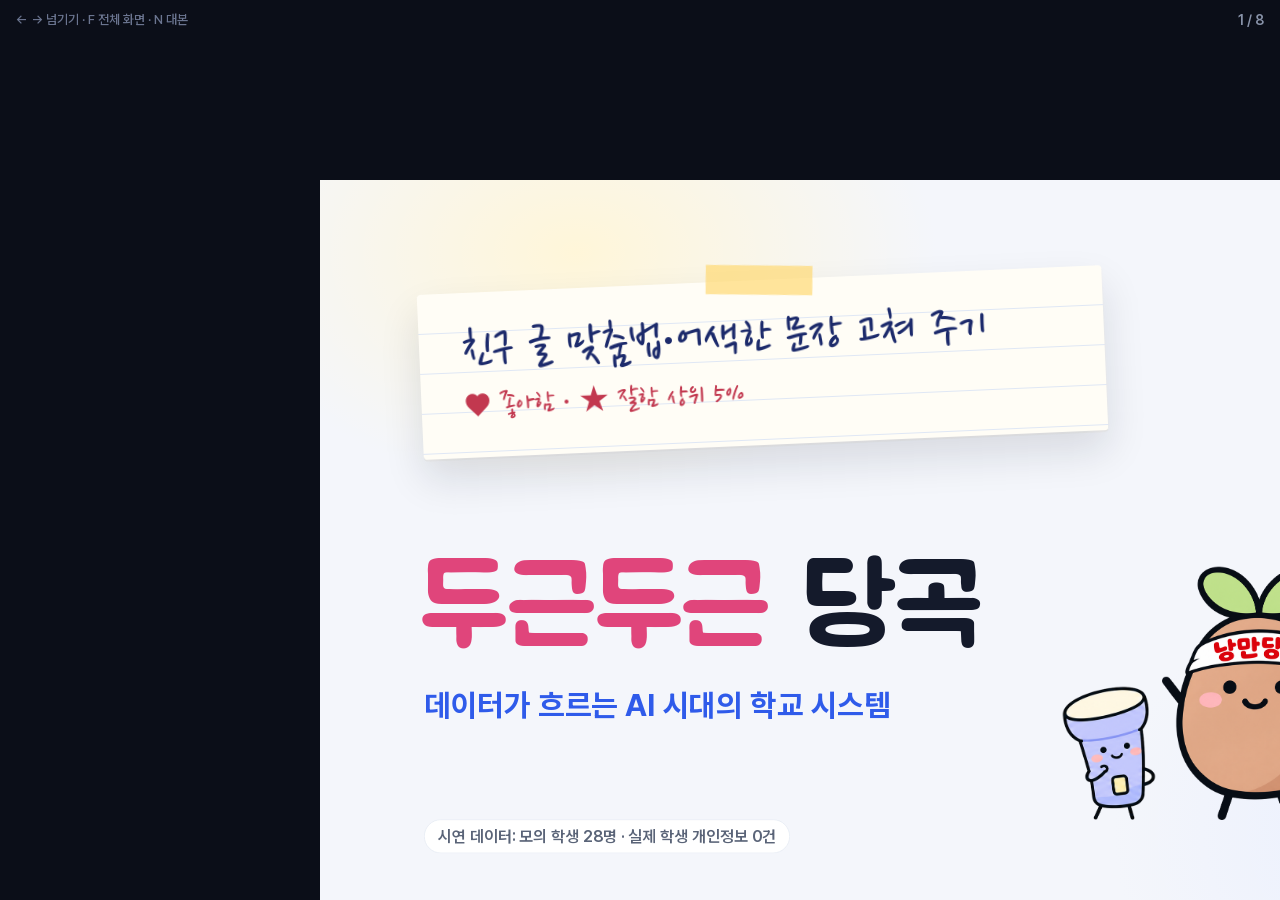
<file: short/index.html>
<!doctype html>
<html lang="ko">
<head>
<meta charset="utf-8">
<meta name="viewport" content="width=device-width,initial-scale=1">
<title>두근두근 당곡 · 숏판</title>
<link rel="preconnect" href="https://fonts.googleapis.com">
<link rel="stylesheet" href="https://fonts.googleapis.com/css2?family=Jua&family=Nanum+Pen+Script&display=swap">
<link rel="stylesheet" href="impact.css">

</head>
<body>
<div id="viewport"><div id="stage">

<!-- 1 표지 -->
<section class="s cover" data-steps="0">
  <div class="cv-paper"><span class="pen">친구 글 맞춤법·어색한 문장 고쳐 주기</span><span class="pen sm">♥ 좋아함 · ★ 잘함 상위 5%</span><i class="tape"></i></div>
  <h1 class="cv-title"><span class="dg">두근두근</span> 당곡</h1>
  <p class="cv-sub">데이터가 흐르는 AI 시대의 학교 시스템</p>
  <div class="cv-cast"><img src="assets/mong/chorong.png" alt=""><img src="assets/mong/dugeun-band.png" alt="" class="big"><img src="assets/mong/doran.png" alt=""></div>
  <p class="demo-chip">시연 데이터: 모의 학생 28명 · 실제 학생 개인정보 0건</p>
</section>

<!-- 2 멈춘 모니터 -->
<section class="s monitor" data-steps="4">
  <div class="mon">
    <div class="mon-screen">
      <div class="win w1"><div class="wbar"><i></i><i></i><i></i><b>2026 진로 프로그램 신청 명단.xlsx</b></div>
        <table class="xl"><tr><th>학번</th><th>이름</th><th>프로그램</th><th>신청</th><th>참여</th></tr>
          <tr><td>10501</td><td>김○○</td><td>진로 독서</td><td>✓</td><td>?</td></tr>
          <tr class="me"><td>10514</td><td>서윤</td><td>나도 작가 글쓰기</td><td>✓</td><td class="qm">?</td></tr>
          <tr><td>10520</td><td>이○○</td><td>AI 탐구반</td><td>✓</td><td>?</td></tr>
          <tr><td>10527</td><td>박○○</td><td>나도 작가 글쓰기</td><td>✓</td><td>?</td></tr></table></div>
      <div class="win w2"><div class="wbar"><i></i><i></i><i></i><b>교무 메신저</b></div>
        <div class="msg">[알림] 진로 프로그램 모집 마감은 금요일입니다.</div><div class="msg">[학년부] 학생부 진로활동 입력 마감 안내</div><div class="msg">[교무] 2학년 과목 선택 상담 주간 공지</div></div>
      <div class="win w3"><div class="wbar"><i></i><i></i><i></i><b>2026 교육과정 편제표.pdf</b></div>
        <div class="pdf"><span>2-1 택4</span><span>2-2 택4</span><span>3-1 택5</span><span>3-2 택5</span><em></em><em></em><em></em><em></em><em></em><em></em><em></em><em></em></div></div>
      <div class="q q1">“명단에 서윤이 이름은 있는데,<br><b>실제로 뭘 했지?</b>”</div>
      <div class="q q2">“이거 해 보고 싶다던 아이,<br><b>지금 신청할 프로그램 있나?</b>”</div>
      <div class="q q3">“그 학과 권장 과목이<br><b>우리 학교에선 어느 묶음이지?</b>”</div>
    </div>
    <div class="mon-stand"></div>
  </div>
  <p class="stamp">원인은 흩어진 기록</p>
</section>

<!-- 3 순환 -->
<section class="s loop dark" data-steps="3">
  <h2 class="lp-title"><b>네 사람</b>을 도는 기록 한 줄</h2>
  <svg class="lp" viewBox="0 0 1920 1080" aria-hidden="true">
    <defs><radialGradient id="glw"><stop offset="0" stop-color="#fff7c2"/><stop offset=".4" stop-color="#ffd76a"/><stop offset="1" stop-color="#ffd76a" stop-opacity="0"/></radialGradient></defs>
    <circle class="lp-ring" cx="960" cy="590" r="330"/>
    <path id="lpPath" d="M960 260 A330 330 0 1 1 959.9 260" fill="none"/>
    <circle class="lp-tail" r="26" fill="url(#glw)"><animateMotion dur="7s" repeatCount="indefinite" rotate="auto"><mpath href="#lpPath"/></animateMotion></circle>
    <circle r="9" fill="#fff8d6"><animateMotion dur="7s" repeatCount="indefinite"><mpath href="#lpPath"/></animateMotion></circle>
    <text class="lp-center" x="960" y="580" text-anchor="middle">↻ 다음 학기 · 다음 해로</text>
  </svg>
  <div class="node n-stu"><img src="assets/mong/dugeun.png" alt=""><b>학생</b><span class="pen">친구 글 맞춤법 고쳐 주기</span></div>
  <div class="node n-hr"><img src="assets/mong/doran.png" alt=""><b>담임 교사</b></div>
  <div class="node n-pr"><img src="assets/mong/ttukttak.png" alt=""><b>프로그램 담당 교사</b></div>
  <div class="node n-rec"><img src="assets/mong/ttobak.png" alt=""><b>생기부 담당 교사</b></div>
  <div class="pin p1"><i>①</i>생기부 업무</div>
  <div class="pin p2"><i>②</i>프로그램 상담</div>
  <div class="pin p3"><i>③</i>과목 선택 상담</div>
</section>

<!-- 4 생기부 -->
<section class="s rec" data-steps="4">
  <h2 class="hd"><i>①</i>생기부 업무, <b>확인한 사실이 근거</b></h2>
  <div class="ev">
    <div class="card c1"><small>출석 · 프로그램 담당 교사</small><p>나도 작가 글쓰기 · <mark class="m1" data-n="1">4회 중 4회 출석</mark></p></div>
    <div class="card c2"><small>관찰 · 프로그램 담당 교사</small><p><mark class="m2" data-n="2">원고 교정 단계에서 어색한 문장을 근거와 함께 고쳐 제안함</mark></p></div>
    <div class="card c3"><small>학생 후기</small><p>“<mark class="m3" data-n="3">친구 글 고쳐 주던 게 책 만드는 일로 이어졌어요</mark>”</p></div>
  </div>
  <div class="draft"><div class="dbar">학생별 생기부 초안 · 진로활동 · 서윤</div>
    <p>진로 프로그램 ‘나도 작가 글쓰기’에 <mark class="d1" data-n="1">4회 모두 참여함</mark>. <mark class="d2" data-n="2">원고 교정 단계에서 어색한 문장을 근거와 함께 고쳐 제안하는</mark> 모습을 보임. 활동 후 <mark class="d3" data-n="3">친구의 글을 고쳐 주던 경험이 책을 만드는 일로 이어진다는 점</mark>을 말하며 출판 편집에 대한 관심을 구체화함.</p></div>
  <div class="chain"><span>생기부 담당<br><b>종합 · 배포</b></span><i>→</i><span>담임<br><b>상담 더해 확정</b></span><i>→</i><span>나이스<br><b>교사가 직접 입력</b></span></div>
  <p class="badge">결정은 교사 · 나이스 자동 연동 없음</p>
</section>

<!-- 5 프로그램 상담 -->
<section class="s prog" data-steps="4">
  <h2 class="hd"><i>②</i>프로그램 상담, <b>권하면 그 자리에서 신청</b></h2>
  <div class="laptop"><div class="lt-screen">
    <div class="lt-top">담임 화면 · 1학년 5반 · <b>서윤</b></div>
    <div class="mini-star"><svg viewBox="0 0 300 200"><g stroke="#ffd76a" stroke-opacity=".5"><line x1="40" y1="170" x2="120" y2="120"/><line x1="120" y1="120" x2="190" y2="80"/><line x1="190" y1="80" x2="255" y2="38"/><line x1="120" y1="120" x2="210" y2="140"/></g><circle cx="40" cy="170" r="9" fill="#ffd76a"/><circle cx="120" cy="120" r="5" fill="#9fb7ff"/><circle cx="190" cy="80" r="5" fill="#ff9fb7"/><circle cx="210" cy="140" r="5" fill="#7fe0c8"/><path d="M255 18 L261 32 L276 33 L264 42 L268 57 L255 49 L242 57 L246 42 L234 33 L249 32 Z" fill="#ffd23f"/><text x="255" y="75" fill="#ffe27a" font-size="13" text-anchor="middle">편집자</text></svg><span>서윤의 꿈의 별자리</span></div>
    <div class="pcard"><small>모집 중 · 선착순 12명</small><b>나도 작가 글쓰기</b><span>6월 · 4회 · 출판 글쓰기</span><button class="btn-rec">권하기</button></div>
    <i class="cursor"></i>
  </div><div class="lt-base"></div></div>
  <div class="phone"><div class="ph-screen">
    <div class="ph-top">두근두근 탐험대 · 서윤</div>
    <div class="notif"><b>초롱 쌤이 권했어요</b><span>나도 작가 글쓰기</span><div class="nb"><button class="acc">수락</button><button>나중에</button></div></div>
    <div class="todo"><small>이번 학기 실천 활동</small><b>나도 작가 글쓰기에서 출판 글쓰기 해 보기</b><button class="apply">바로 신청</button><p class="done">신청 완료 <em>(선발 진행)</em></p></div>
  </div></div>
  <div class="tags"><span>학교 메일</span><span>프로그램명</span></div>
  <div class="srv"><img src="assets/mong/ttukttak.png" alt=""><b>두근두근 프로젝트</b><small>넘어가는 정보는 학교 메일 · 프로그램명뿐</small></div>
  <div class="split2"><span>참여가 확인되면</span><i>→</i><b>학생 ‘내 활동’</b><em>+</em><b>생기부 자료</b></div>
</section>

<!-- 6 과목 선택 -->
<section class="s subj" data-steps="2">
  <h2 class="hd"><i>③</i>과목 선택 상담, <b>꿈에서 편제표까지 한 장</b></h2>
  <div class="path"><span><small>목표 직업</small>편집자</span><i>→</i><span><small>관련 학과 · 커리어넷</small>국어국문학과</span><i>→</i><span><small>권장 과목</small>당곡고 2026 편제표 위에</span></div>
  <div class="tt" id="tt"></div>
  <div class="film"><span class="film-tag"><b>국어국문학과 권장 과목</b><small>투명 필름 한 겹</small></span></div>
  <p class="tt-sum" id="ttSum"></p>
</section>

<!-- 7 탕탕탕 -->
<section class="s bang dark" data-steps="3">
  <div class="bang-intro"><p>학생 화면은?</p><h2>탕! 탕! 탕!</h2><small>세 가지만</small></div>
  <div class="no">01</div>
  <div class="b b1"><canvas id="neb" width="1920" height="1080"></canvas>
    <p class="b-cap"><b>좋아하고 잘하는 걸 쓰면</b> → 직업 추천</p><p class="b-badge">학생 글은 교내 컴퓨터에서만 처리</p></div>
  <div class="b b2"><iframe id="starFrame" title="꿈의 별자리" data-src="parts/star/star.html?v=now&amp;anim=1"></iframe>
    <p class="b-cap"><b>추천 직업까지 경로</b> → 꿈의 별자리</p></div>
  <div class="b b3"><div class="ivv">
      <p class="iv-top"><span class="live">운영 중</span>AI 모의 면접 · 실제 앱 녹화</p>
      <div class="vbox"><video id="ivVid" src="media/interview_clip.mp4" poster="media/interview_poster.jpg" playsinline preload="auto"></video><button class="vplay" id="ivPlay" type="button">▶ 소리와 함께 재생</button></div>
      <p class="iv-note">학생 답 듣고 AI 추가 질문 → 말로 답변 · 모의 학생 · 합성 목소리</p></div>
    <p class="b-cap dark"><b>그리고 면접 연습까지</b></p></div>
</section>

<!-- 8 마무리 -->
<section class="s fin" data-steps="3">
  <div class="fold"><div class="fw f1"></div><div class="fw f2"></div><div class="fw f3"></div></div>
  <div class="fin-card">
    <div class="fp"><small>3월 · 처음 쓴 한 줄</small><span class="pen">친구 글 맞춤법·어색한 문장 고쳐 주기</span></div>
    <i class="arr">→</i>
    <div class="fp new"><small>11월 · 해 본 일로 새로 쓴 한 줄</small><span class="pen">나도 작가 글쓰기에서 출판 글쓰기를 직접 해 봤어요</span><b class="newstar">★</b></div>
  </div>
  <div class="status"><p><span class="on">운영 중</span>두근두근 프로젝트 · 두근두근 스튜디오 · AI 구술평가 · AI 모의 면접</p><p><span class="pilot">2027 시범</span>두근두근 탐험대 · 모의 학생 28명으로 전 과정 확인</p>
    <p class="nums">직업 923 · 성취기준 3,126 · 학교 과목 111 · 학교 행사 107</p></div>
  <h2 class="last">연결은 시스템이, 결정은 선생님이, <b>꿈은 학생이.</b></h2>
</section>

</div></div>
<div id="hud"><span id="cnt">1 / 8</span></div>
<div id="help">← → 넘기기 · F 전체 화면 · N 대본</div>
<div id="notes"></div>
<script src="notes.js"></script>
<script src="impact.js"></script>

</body>
</html>
</file>
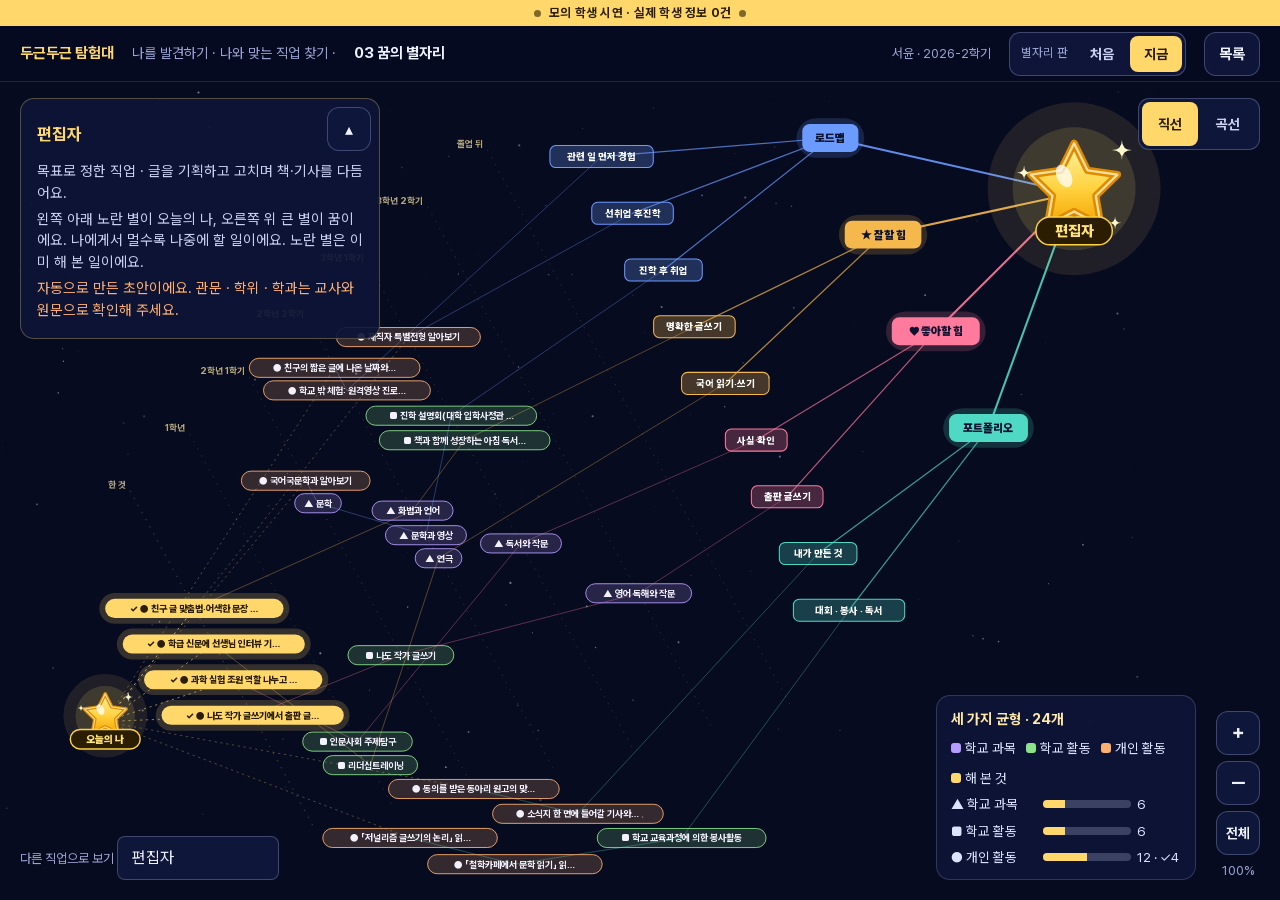
<file: parts/star/star.html>
<!doctype html>
<html lang="ko">
  <head>
    <meta charset="utf-8" />
    <meta name="viewport" content="width=device-width,initial-scale=1,viewport-fit=cover" />
    <meta name="theme-color" content="#070B20" />
    <title>꿈의 별자리 시연</title>
    <!-- 발표 덱 정적 시연판(2026-11-23): 원본 explorer/star.html 사본. 서버 없이 data/*.json(모의 학생)을 읽는다. -->
    <style>html,body{margin:0;height:100%;background:#070B20;color:#EEF1FF}</style>
    <link rel="stylesheet" href="star.css" />
    <script defer src="star_anim.js"></script>
    <script defer src="star.js"></script>
  </head>
  <body>
    <div class="demo-band" role="note"><i></i>모의 학생 시연 · 실제 학생 정보 0건<i></i></div>
    <header>
      <a class="back" id="back" href="#" hidden>← 탐험 일지</a>
      <b>두근두근 탐험대</b><span class="n">01 나를 발견하기 · 02 나와 맞는 직업 찾기 ·</span><span class="cur">03 꿈의 별자리</span>
      <span class="r" id="who"></span>
      <div class="vsw" role="group" aria-label="별자리 판"><span class="vl">별자리 판</span><button id="vfirst" type="button" aria-pressed="false">처음</button><button id="vnow" type="button" aria-pressed="true">지금</button></div>
      <button class="listbtn" id="listbtn" type="button" aria-expanded="false" aria-controls="list">목록</button>
    </header>
    <div id="stage" aria-label="꿈의 별자리. 휠이나 두 손가락으로 확대·축소, 끌어서 이동"><svg id="sky" role="img" aria-label="왼쪽 아래 오늘의 나에서 오른쪽 위 꿈의 직업까지 이어진 별자리"></svg></div>
    <div class="card" id="card"><h2>불러오는 중</h2><p></p></div>
    <div class="gauge" id="gauge"></div>
    <div class="lsw" role="group" aria-label="선 모양"><button id="ls" aria-pressed="true">직선</button><button id="lc" aria-pressed="false">곡선</button></div>
    <div class="ctrl" role="group" aria-label="확대·축소"><button id="zin" aria-label="확대">＋</button><button id="zout" aria-label="축소">－</button><button id="fit" class="fit" aria-label="전체 보기">전체</button><span class="z" id="zl">100%</span></div>
    <div class="pick" id="pick"></div>
    <section class="list" id="list" hidden aria-label="별자리 목록"></section>
  <script>/* 덱 안에서: 방향키 등은 덱으로 넘김 */addEventListener("keydown",function(e){if(["ArrowLeft","ArrowRight","ArrowUp","ArrowDown","PageUp","PageDown"," ","Home","End","f","F","n","N"].indexOf(e.key)>=0&&window.parent!==window){e.preventDefault();parent.postMessage({deckKey:e.key},"*");}});</script>
</body>
</html>
</file>
<file: short-b/b.css>
/* 두근두근 당곡 · B판 「기록 배송 조회」(선생님 대상 10분) — 1920×1080 무대 */
@font-face{font-family:"Pretendard";src:url(assets/fonts/PretendardVariable.woff2) format("woff2");font-weight:100 900}
@font-face{font-family:"BMJUA";src:url(assets/fonts/BMJUA-sub.woff2) format("woff2")}
:root{--ink:#121212;--sub:#4d4f57;--page:#f3f1ec;--line:#dedad1;--yel:#ffd21f;--yel-s:#fff4c2;--grn:#0f9f5c;--grn-s:#dcf5e8;--red:#d9262f;--kraft:#c8955c;--kraft-d:#8a5a2b;
  --blue:#2f5bea;--purple:#6a4de0;--purple-s:#efeaff;--green:#12996b;--green-s:#e2f6ee;--gold:#ffc93a;
  --disp:"Jua","BMJUA","Pretendard",system-ui,sans-serif;--body:"Pretendard","Apple SD Gothic Neo",system-ui,sans-serif;--pen:"Nanum Pen Script","Pretendard",cursive}
html,body{margin:0;height:100%;background:#0d0d0f;color:var(--ink);font-family:var(--body);overflow:hidden}
#viewport{position:fixed;inset:0;display:grid;place-items:center}
#stage{width:1920px;height:1080px;position:relative;background:var(--page);transform-origin:center;overflow:hidden;flex:none}
.s{position:absolute;inset:0;opacity:0;visibility:hidden;transition:opacity .45s ease,visibility .45s}
.s.on{opacity:1;visibility:visible}
.pen{font-family:var(--pen);font-weight:400}
@keyframes pop{0%{opacity:0;transform:scale(.6)}70%{opacity:1;transform:scale(1.06)}100%{opacity:1;transform:scale(1)}}
@keyframes rise{from{opacity:0;transform:translateY(40px)}to{opacity:1;transform:none}}

/* ---------- 1 표지: 송장 ---------- */
.cover{background:radial-gradient(1100px 700px at 15% 10%,#e9cf9f,transparent 60%),repeating-linear-gradient(90deg,rgba(90,55,20,.05) 0 3px,transparent 3px 9px),#d8b583}
.cv-left{position:absolute;left:120px;top:170px}
.cv-kicker{margin:0;display:inline-block;font:400 40px var(--disp);background:var(--ink);color:var(--yel);padding:10px 26px;border-radius:12px}
.cv-title{margin:26px 0 0;font:400 190px/1 var(--disp);letter-spacing:-3px;color:var(--ink)}
.cv-title .dg{color:#c2185b}
.cv-sub{margin:34px 0 0;font:700 42px var(--body);color:#3b2a14}
.label{position:absolute;left:1010px;top:120px;width:790px;background:#fff;border-radius:10px;padding:34px 44px 40px;transform:rotate(2.5deg);box-shadow:0 30px 60px rgba(60,35,10,.35)}
.lb-top{display:flex;justify-content:space-between;align-items:center;border-bottom:4px solid var(--ink);padding-bottom:16px}
.lb-top b{font:400 50px var(--disp)}.lb-top span{font:800 30px var(--body);letter-spacing:1px}
.lb-bar{height:84px;margin:22px 0 10px;background:repeating-linear-gradient(90deg,#111 0 4px,#fff 4px 7px,#111 7px 9px,#fff 9px 15px,#111 15px 21px,#fff 21px 24px)}
.lb-row{display:flex;gap:24px;align-items:baseline;padding:16px 0;border-bottom:2px dashed #cfc9bd}
.lb-row small{width:150px;flex:none;font:700 24px var(--body);color:var(--sub)}.lb-row b{font:700 34px var(--body)}
.lb-item{padding-top:18px}.lb-item small{font:700 24px var(--body);color:var(--sub)}
.lb-item .pen{display:block;font-size:76px;line-height:1.05;color:#1c2a6b;margin-top:6px}
.lb-tape{position:absolute;left:50%;top:-24px;width:200px;height:48px;margin-left:-100px;background:rgba(240,215,160,.85);transform:rotate(-4deg);box-shadow:0 2px 4px rgba(0,0,0,.1)}
.cv-mong{position:absolute;right:70px;bottom:20px;height:260px;filter:drop-shadow(0 14px 20px rgba(60,35,10,.35))}
.demo-chip{position:absolute;left:124px;bottom:70px;margin:0;font:700 26px var(--body);color:#fff;background:rgba(18,18,18,.82);padding:12px 24px;border-radius:999px}
.cover.on .label{animation:slap .8s cubic-bezier(.2,.9,.3,1.25) both}
.cover.on .cv-left{animation:rise .7s .25s both}.cover.on .cv-mong{animation:rise .7s .6s both}
@keyframes slap{from{opacity:0;transform:translateY(-120px) rotate(-10deg) scale(1.1)}to{opacity:1;transform:rotate(2.5deg)}}

/* ---------- 포스트잇 벽 ---------- */
.wallslide{background:#2a2622}
.wall{position:absolute;inset:0;transition:filter .5s}
.pn{position:absolute;width:250px;height:212px;box-shadow:0 10px 18px rgba(0,0,0,.35);transform:rotate(var(--r));display:flex;align-items:center;justify-content:center;text-align:center;padding:18px;box-sizing:border-box}
.pn:before{content:"";position:absolute;left:0;right:0;top:0;height:30px;background:rgba(0,0,0,.05)}
.pn span{font:400 48px/1.08 var(--pen);color:#3a3320;word-break:keep-all}
.wallslide.on .pn{animation:fallIn .75s cubic-bezier(.3,1.25,.5,1) both;animation-delay:var(--d)}
@keyframes fallIn{from{opacity:0;transform:translateY(-1300px) rotate(calc(var(--r) + 25deg))}to{opacity:1;transform:rotate(var(--r))}}
.wallslide.k1 .wall{filter:brightness(.42) blur(3px)}
.qn{position:absolute;z-index:3;width:540px;min-height:330px;box-sizing:border-box;padding:56px 44px 40px;background:#ffe45c;box-shadow:0 34px 60px rgba(0,0,0,.55);display:flex;flex-direction:column;gap:14px;opacity:0}
.qn:before{content:"";position:absolute;left:50%;top:-20px;width:150px;height:42px;margin-left:-75px;background:rgba(255,255,255,.55);transform:rotate(-3deg)}
.qn span{font:600 38px/1.35 var(--body);color:#3a3320;word-break:keep-all}.qn b{font:400 56px/1.2 var(--disp);color:var(--ink);word-break:keep-all}
.qn1{left:100px;top:180px;--q:-4deg;--fx:420px;--fy:300px}
.qn2{left:690px;top:360px;--q:3deg;--fx:-40px;--fy:-200px}
.qn3{left:1280px;top:170px;--q:-2deg;--fx:-380px;--fy:380px}
.wallslide.k1 .qn1,.wallslide.k2 .qn2,.wallslide.k3 .qn3{animation:pull .7s cubic-bezier(.2,.9,.3,1.15) forwards}
.wallslide.k2 .qn1,.wallslide.k3 .qn1,.wallslide.k3 .qn2,.wallslide.k4 .qn{opacity:1;transform:rotate(var(--q))}
@keyframes pull{from{opacity:.6;transform:translate(var(--fx),var(--fy)) scale(.45) rotate(14deg)}to{opacity:1;transform:rotate(var(--q))}}
.stamp{position:absolute;z-index:4;left:50%;bottom:80px;margin:0;transform:translateX(-50%) rotate(-4deg) scale(1.7);opacity:0;font:400 86px var(--disp);color:var(--red);border:8px solid var(--red);border-radius:18px;padding:4px 40px;background:rgba(255,255,255,.94)}
.wallslide.k4 .stamp{animation:stamp .45s cubic-bezier(.3,1.4,.5,1) forwards}
@keyframes stamp{to{opacity:1;transform:translateX(-50%) rotate(-4deg) scale(1)}}

/* ---------- 배송 조회 화면 ---------- */
.trkslide{background:var(--page)}
.tk-head{position:absolute;left:0;right:0;top:0;height:112px;background:var(--ink);display:flex;align-items:center;gap:26px;padding:0 80px}
.tk-logo{font:400 54px var(--disp);color:var(--yel)}
.tk-no{font:800 30px var(--body);color:var(--ink);background:#fff;padding:8px 20px;border-radius:10px;letter-spacing:.5px}
.tk-brand{margin-left:auto;font:400 36px var(--disp);color:#fff}
.tk-sum{position:absolute;left:80px;right:80px;top:150px;height:226px;background:#fff;border-radius:24px;box-shadow:0 14px 34px rgba(30,25,15,.08);display:flex}
.tk-item{width:860px;padding:30px 40px;border-right:3px dashed var(--line)}
.tk-item small,.tk-st .log i{font:700 24px var(--body);color:var(--sub);font-style:normal}
.tk-item .pen{display:block;font-size:74px;line-height:1.1;color:#1c2a6b;margin-top:10px}
.tk-st{flex:1;padding:26px 44px;display:flex;flex-direction:column;justify-content:center}
.tk-st .st{font:400 64px/1 var(--disp);color:var(--ink)}
.tk-st .st.fin{color:var(--grn)}
.tk-st .where{font:700 34px var(--body);margin-top:14px}
.tk-st .log{margin:14px 0 0;font:600 24px var(--body);color:var(--sub);display:flex;gap:12px}
.tk-stamp{position:absolute;left:968px;top:12px;font:400 64px/1.15 var(--disp);color:var(--red);border:8px solid var(--red);border-radius:18px;padding:0 28px;transform:rotate(-6deg) scale(1.8);opacity:0;background:rgba(255,255,255,.9)}
.trkslide.on.stamped .tk-stamp{animation:tkStamp .5s 1.4s cubic-bezier(.3,1.4,.5,1) forwards}

@keyframes tkStamp{to{opacity:1;transform:rotate(-6deg) scale(1)}}
.stamped .tk-st .st{visibility:hidden}.stamped .tk-st{padding-top:58px}
.tk-step{position:absolute;left:0;right:0;top:400px;height:300px}
.rail{position:absolute;left:230px;width:1460px;top:100px;height:14px;margin-top:-7px;border-radius:7px;background:#dcd7cc}
.rail .fill{position:absolute;left:0;top:0;bottom:0;width:0;border-radius:7px;background:linear-gradient(90deg,var(--grn),#3ed08a);transition:width 1.1s cubic-bezier(.4,0,.2,1) .2s}
.parcel{position:absolute;top:-6px;width:76px;height:66px;margin-left:-38px;transition:left 1.1s cubic-bezier(.4,0,.2,1) .2s;z-index:3}
.parcel svg{width:100%;height:100%;animation:bob 1.4s ease-in-out infinite}
.parcel.arrived{opacity:0}
@keyframes bob{50%{transform:translateY(-8px)}}
.nd{position:absolute;top:40px;width:330px;margin-left:-165px;text-align:center;z-index:2}
.dot{position:relative;width:120px;height:120px;margin:0 auto;border-radius:50%;background:#fff;border:6px solid #cfc9bd;box-sizing:border-box;display:grid;place-items:center}
.dot em{font:400 50px var(--disp);color:#a39d90;font-style:normal}
.dot svg{position:absolute;inset:8px;width:92px;height:92px;opacity:0}
.dot svg path{fill:none;stroke:#fff;stroke-width:7;stroke-linecap:round;stroke-linejoin:round;stroke-dasharray:44;stroke-dashoffset:44}
.nd b{display:block;margin-top:16px;font:400 40px var(--disp);color:#8c877b}
.nd small{display:block;margin-top:4px;font:600 24px var(--body);color:#8c877b}
.nd.cur .dot{border-color:var(--yel);background:var(--yel-s);box-shadow:0 0 0 0 rgba(255,210,31,.6);animation:pulse 1.6s infinite}
.nd.cur .dot em{color:var(--ink)}.nd.cur b,.nd.cur small{color:var(--ink)}
@keyframes pulse{70%{box-shadow:0 0 0 26px rgba(255,210,31,0)}100%{box-shadow:0 0 0 0 rgba(255,210,31,0)}}
.nd.done .dot{background:var(--grn);border-color:var(--grn)}
.nd.done .dot em{opacity:0}.nd.done .dot svg{opacity:1}.nd.done .dot svg path{stroke-dashoffset:0}
.nd.done b,.nd.done small{color:var(--ink)}
.s.on .nd.fresh .dot{animation:chk .6s var(--fd) cubic-bezier(.2,1.4,.4,1) both}
.s.on .nd.fresh .dot svg path{animation:draw .45s calc(var(--fd) + .25s) ease-out both}
.s.on .nd.fresh .dot:after{content:"";position:absolute;inset:-6px;border-radius:50%;border:6px solid var(--grn);animation:burst .8s calc(var(--fd) + .15s) ease-out both}
.s.on .nd.fresh b{animation:fadeInk .4s var(--fd) both}
@keyframes chk{0%{background:#fff;border-color:#cfc9bd;transform:scale(1)}45%{transform:scale(1.28);background:var(--grn);border-color:var(--grn)}100%{transform:scale(1);background:var(--grn);border-color:var(--grn)}}
@keyframes draw{from{stroke-dashoffset:44}to{stroke-dashoffset:0}}
@keyframes burst{0%{opacity:.9;transform:scale(1)}100%{opacity:0;transform:scale(2.1)}}
@keyframes fadeInk{from{color:#8c877b}}
.s.on .nd.fresh .dot em{animation:hideN .2s var(--fd) both}
@keyframes hideN{from{opacity:1}to{opacity:0}}
/* 조회 화면 위 포스트잇(선생님의 세 질문) */
.tk-q{position:absolute;left:0;right:0;top:720px;height:330px}
.tq{position:absolute;top:0;width:360px;min-height:220px;box-sizing:border-box;padding:42px 30px 26px;background:#ffe45c;box-shadow:0 18px 30px rgba(30,25,15,.25);transform:rotate(-2deg);opacity:0;transition:opacity .5s,transform .6s cubic-bezier(.2,.9,.3,1.2)}
.tq:before{content:"";position:absolute;left:50%;top:-16px;width:120px;height:34px;margin-left:-60px;background:rgba(255,255,255,.6);transform:rotate(3deg)}
.tq p{margin:0;font:600 28px/1.4 var(--body);color:#3a3320;word-break:keep-all}.tq p b{font:400 38px/1.25 var(--disp);color:var(--ink)}
.tq.qb{transform:rotate(2deg)}.tq.qc{transform:rotate(-1deg)}
.tq.q0{opacity:0;transform:translateY(-60px) rotate(-8deg)}
.tq.q1,.tq.q2{opacity:1}
.tq.qa.q1{transition-delay:.1s}.tq.qb.q1{transition-delay:.4s}.tq.qc.q1{transition-delay:.7s}
.trkslide[data-trk=a] .tq.qa.q1{transition-delay:1.6s}.trkslide[data-trk=a] .tq.qb.q1{transition-delay:2s}.trkslide[data-trk=a] .tq.qc.q1{transition-delay:2.4s}
.tq.q3{opacity:0;visibility:hidden;transition:none}
.tq .ok{position:absolute;right:-18px;top:-22px;font:400 40px var(--disp);font-style:normal;color:#fff;background:var(--grn);padding:4px 20px;border-radius:14px;transform:rotate(8deg) scale(0);opacity:0}
.s.on .tq.q2 .ok{animation:okPop .4s .9s cubic-bezier(.3,1.5,.5,1) forwards}
.s.on .tq.q2{animation:fallOff .9s 1.8s cubic-bezier(.5,0,.8,.4) forwards}
@keyframes okPop{to{opacity:1;transform:rotate(8deg) scale(1)}}
@keyframes fallOff{to{opacity:0;transform:translateY(420px) rotate(28deg)}}
/* 도착한 두 곳 */
.dest{position:absolute;left:0;right:0;top:760px;display:flex;justify-content:center;align-items:center;gap:40px;opacity:0;transform:translateY(40px);transition:opacity .6s,transform .6s cubic-bezier(.2,.9,.3,1.2)}
.dest-on .dest{opacity:1;transform:none;transition-delay:2.3s}
.dc{display:flex;align-items:center;gap:30px;background:#fff;border-radius:28px;padding:30px 50px;min-width:560px;box-sizing:border-box;box-shadow:0 18px 40px rgba(30,25,15,.12);border:4px solid var(--ink)}
.dc small{display:block;font:700 26px var(--body);color:var(--sub)}.dc strong{display:block;font:400 56px var(--disp);margin-top:4px}
.ds{font-size:110px;line-height:1;color:var(--gold);text-shadow:0 0 30px rgba(255,201,58,.7)}
.dd{width:84px;height:104px;border-radius:10px;background:repeating-linear-gradient(transparent 0 20px,#d6d0c4 20px 24px) 14px 26px/56px 64px no-repeat,#fff7df;border:5px solid var(--ink);box-sizing:border-box}
.dplus{font:400 80px var(--disp);font-style:normal;color:var(--ink)}
.dest-on .ds{animation:pop .7s 2.7s both}

/* ---------- 열린 지점(조회 화면 띠가 위에 남음) ---------- */
.open{background:var(--page)}
.strip{position:absolute;left:0;right:0;top:0;height:96px;background:var(--ink);display:flex;align-items:center;gap:22px;padding:0 48px;z-index:5;color:#fff}
.sp-logo{font:400 38px var(--disp);color:var(--yel)}
.sp-no{font:700 22px var(--body);color:#bdbab2}
.sp-rail{display:flex;align-items:center;gap:8px;margin-left:30px}
.sp-n{display:flex;align-items:center;gap:8px;font:600 22px var(--body);color:#8f8b82;padding:6px 12px 6px 6px;border-radius:999px}
.sp-line{width:30px;height:4px;border-radius:2px;background:#4a4842}.sp-line.done{background:var(--grn)}
.sp-n i{font-style:normal;display:grid;place-items:center;width:34px;height:34px;border-radius:50%;background:#3a3934;color:#cfcac0;font:700 18px var(--body)}
.sp-n.done{color:#e8e5dd}.sp-n.done i{background:var(--grn);color:#fff}
.sp-n.cur{color:var(--ink);background:var(--yel)}.sp-n.cur i{background:var(--ink);color:var(--yel)}
.sp-where{margin-left:auto;font:400 32px var(--disp);color:var(--yel);white-space:nowrap}
.body{position:absolute;inset:0;transform-origin:var(--ox) 0}
.open.on .body{animation:openIn .75s cubic-bezier(.2,.85,.25,1) both}
@keyframes openIn{from{opacity:0;transform:scale(.12)}60%{opacity:1}to{opacity:1;transform:none}}
.hd{position:absolute;left:96px;top:128px;margin:0;font:400 58px/1.2 var(--disp);letter-spacing:-.5px}
.hd b{font-weight:400;background:linear-gradient(transparent 58%,var(--yel) 58%)}

/* 과목 선택 */
.path{position:absolute;left:96px;top:232px;display:flex;align-items:center;gap:20px}
.path span{background:#fff;border:2px solid var(--line);border-radius:18px;padding:10px 26px;font:400 38px var(--disp)}
.path small{display:block;font:600 20px var(--body);color:var(--sub)}.path i{font-style:normal;font-size:40px;color:var(--purple)}
.tt{position:absolute;left:96px;top:370px;width:1728px;display:grid;grid-template-columns:repeat(4,1fr);gap:22px}
.sem{background:#fff;border-radius:20px;padding:18px;border:2px solid var(--line)}
.sem h4{margin:0 0 4px;font:400 34px var(--disp)}.sem .pick{font:600 20px var(--body);color:var(--sub);margin-bottom:10px}
.chips{display:flex;flex-wrap:wrap;gap:7px}
.chip{font:600 19px var(--body);padding:6px 11px;border-radius:9px;background:#f0eee9;color:#3f4250;transition:all .5s}
.chip.art{border:1px dashed #c9c3b6}
.subj.k1 .chip{opacity:.35}
.subj.k1 .chip.rec{opacity:1;background:var(--purple);color:#fff;transform:scale(1.12);box-shadow:0 6px 16px rgba(106,77,224,.35)}
.film{position:absolute;left:80px;top:352px;width:1760px;height:540px;border-radius:24px;background:linear-gradient(135deg,rgba(150,120,255,.22),rgba(150,120,255,.08));border:3px solid rgba(106,77,224,.55);pointer-events:none;opacity:0;transform:translateY(-700px) rotate(-3deg)}
.film-tag{position:absolute;right:24px;bottom:-58px;display:flex;align-items:baseline;gap:12px;background:var(--purple);color:#fff;padding:8px 22px;border-radius:999px}
.film-tag b{font:400 32px var(--disp)}.film-tag small{font:600 20px var(--body);opacity:.85}
.subj.k1 .film{animation:film 1s cubic-bezier(.2,.8,.3,1) forwards}
@keyframes film{to{opacity:1;transform:none}}
.tt-sum{position:absolute;left:96px;bottom:44px;margin:0;font:400 44px var(--disp);opacity:0;transition:.6s}.tt-sum b{color:var(--purple);font-weight:400}
.subj.k2 .tt-sum{opacity:1}

/* 프로그램 상담 */
.laptop{position:absolute;left:96px;top:236px;width:1040px}
.lt-screen{position:relative;height:480px;border-radius:22px 22px 0 0;background:#fff;border:18px solid #2a2a2e;border-bottom-width:24px;overflow:hidden}
.lt-base{height:34px;margin:0 -60px;background:linear-gradient(#d9d6cf,#aaa59a);border-radius:0 0 30px 30px}
.lt-top{padding:16px 26px;background:#f4f2ee;font:600 26px var(--body);color:var(--sub)}.lt-top b{color:var(--ink)}
.mini-star{position:absolute;left:30px;top:90px;width:440px;height:330px;background:#0f1533;border-radius:18px;display:flex;flex-direction:column;align-items:center;justify-content:center}
.mini-star svg{width:400px}.mini-star span{color:#c9d2ff;font:600 22px var(--body)}
.pcard{position:absolute;left:506px;top:90px;width:470px;box-sizing:border-box;padding:26px;border-radius:20px;border:3px solid var(--green);background:var(--green-s);display:flex;flex-direction:column;gap:8px}
.pcard small{font:700 22px var(--body);color:var(--green)}.pcard b{font:400 44px var(--disp)}.pcard span{font:500 24px var(--body);color:var(--sub)}
.btn-rec{margin-top:16px;align-self:flex-start;border:0;border-radius:14px;padding:16px 36px;font:400 34px var(--disp);background:var(--green);color:#fff;transition:transform .2s}
.cursor{position:absolute;left:900px;top:420px;width:44px;height:44px;opacity:0;background:no-repeat center/contain url("data:image/svg+xml,%3Csvg xmlns='http://www.w3.org/2000/svg' viewBox='0 0 24 24'%3E%3Cpath d='M4 2l15 9-6 1.5L9.5 19z' fill='%23141a2b' stroke='%23fff' stroke-width='1.4'/%3E%3C/svg%3E")}
.prog.k1 .cursor{animation:cur 1s forwards}.prog.k1 .btn-rec{animation:press .3s .9s}
@keyframes cur{0%{opacity:0;transform:translate(120px,120px)}30%{opacity:1}100%{opacity:1;transform:translate(-300px,-140px)}}
@keyframes press{50%{transform:scale(.92)}}
.phone{position:absolute;left:1340px;top:214px;width:410px;height:790px;border-radius:56px;background:#18181b;padding:18px;box-sizing:border-box;box-shadow:0 40px 80px rgba(20,15,5,.3)}
.ph-screen{position:relative;height:100%;border-radius:40px;background:linear-gradient(#0f1533,#1d2560);overflow:hidden;color:#eef1ff}
.ph-top{padding:40px 26px 16px;font:600 24px var(--body);color:#c9d2ff}
.notif{position:absolute;left:18px;right:18px;top:110px;padding:22px;border-radius:24px;background:#fff;color:var(--ink);opacity:0;transform:translateY(-30px)}
.notif b{display:block;font:400 32px var(--disp)}.notif span{font:600 26px var(--body);color:var(--sub)}
.nb{display:flex;gap:10px;margin-top:14px}.nb button{flex:1;border:0;border-radius:12px;padding:12px;font:400 26px var(--disp);background:#eef1f6}.nb .acc{background:var(--blue);color:#fff}
.prog.k1 .notif{animation:notif .5s 1s forwards}
@keyframes notif{to{opacity:1;transform:none}}
.ph-screen:before{content:"";position:absolute;left:50%;top:140px;width:20px;height:20px;margin-left:-10px;border-radius:50%;border:4px solid #ffd76a;opacity:0}
.prog.k1 .ph-screen:before{animation:ding 1s 1.1s}
@keyframes ding{0%{opacity:1;transform:scale(1)}100%{opacity:0;transform:scale(14)}}
.todo{position:absolute;left:18px;right:18px;top:330px;padding:24px;border-radius:24px;background:rgba(255,255,255,.08);border:2px solid rgba(255,215,106,.5);opacity:0;transition:.5s}
.todo small{font:600 22px var(--body);color:#ffe27a}.todo b{display:block;font:600 30px/1.4 var(--body);margin:8px 0 16px;word-break:keep-all}
.apply{border:0;border-radius:14px;padding:14px 30px;font:400 32px var(--disp);background:var(--gold);color:#2a1d00}
.ph-done{margin:16px 0 0;font:400 34px var(--disp);color:#7fe0c8;opacity:0}.ph-done em{font-style:normal;font-size:26px;color:#c9d2ff}
.prog.k2 .todo,.prog.k3 .todo{opacity:1}.prog.k2 .acc,.prog.k3 .acc{background:#9db0ff}
.prog.k3 .ph-done{animation:rise .5s 1.4s forwards}.prog.k3 .apply{opacity:.5}
.tags{position:absolute;left:1170px;top:640px;display:flex;flex-direction:column;gap:14px;opacity:0;z-index:4}
.tags span{font:700 26px var(--body);padding:10px 22px;border-radius:999px;background:#fff;border:3px solid var(--blue);color:var(--blue)}
.prog.k3 .tags{animation:fly 1.3s forwards}
@keyframes fly{0%{opacity:0;transform:translate(220px,-60px)}15%{opacity:1}80%{opacity:1;transform:translate(-470px,270px) scale(.9)}100%{opacity:0;transform:translate(-500px,290px) scale(.5)}}
.srv{position:absolute;left:300px;top:850px;display:flex;align-items:center;gap:14px;background:#fff;border:3px solid var(--green);border-radius:20px;padding:10px 22px;opacity:0;transition:.5s}
.srv img{height:70px}.srv b{font:400 32px var(--disp)}.srv small{font:600 22px var(--body);color:var(--sub)}
.prog.k3 .srv{opacity:1;transition-delay:1s}

/* 생기부 */
.ev{position:absolute;left:96px;top:240px;width:560px;display:flex;flex-direction:column;gap:30px}
.card{background:#fff;border-radius:22px;padding:24px 28px;box-shadow:0 12px 30px rgba(30,25,15,.08);border:2px solid var(--line);transition:transform .4s,border-color .4s}
.card small{font:700 22px var(--body);color:var(--sub)}.card p{margin:10px 0 0;font:600 30px/1.45 var(--body);word-break:keep-all}
.card mark,.draft mark{background:none;color:inherit;transition:background .5s,box-shadow .5s;border-radius:6px;padding:0 4px}
.draft{position:absolute;left:820px;top:240px;width:1000px;background:#fffdf7;border-radius:18px;box-shadow:0 24px 60px rgba(30,25,15,.12);border:2px solid #efe6c9;overflow:hidden}
.dbar{padding:18px 30px;background:#fff4d6;font:700 26px var(--body);color:#7a4f00}
.draft p{margin:0;padding:28px 36px 32px;font:500 36px/1.72 var(--body);word-break:keep-all}
.rec.k1 .d1,.rec.k2 .d2,.rec.k3 .d3{animation:glow 1s .2s}
@keyframes glow{40%{box-shadow:0 0 0 10px rgba(255,201,58,.35)}}
.rec.k1 .c1,.rec.k2 .c2,.rec.k3 .c3{transform:translateX(18px);border-color:var(--ink)}
.rec.k1 .m1,.rec.k1 .d1{background:#ffe27a}.rec.k2 .m2,.rec.k2 .d2{background:#ffc7d9}.rec.k3 .m3,.rec.k3 .d3{background:#bfe9ff}
.chain{position:absolute;left:820px;top:720px;width:1000px;display:flex;align-items:center;gap:16px;opacity:0;transform:translateY(20px);transition:.6s}
.chain span{flex:1;background:#fff;border-radius:18px;padding:16px 20px;text-align:center;font:600 24px/1.4 var(--body);color:var(--sub);border:2px solid var(--line)}
.chain span b{display:block;color:var(--ink);font:400 32px var(--disp)}
.chain i{font-style:normal;font-size:40px;color:var(--ink)}
.badge{position:absolute;left:820px;top:880px;margin:0;font:700 28px var(--body);color:var(--ink);background:var(--yel);padding:14px 28px;border-radius:999px;opacity:0;transition:.6s .3s}
.rec.k4 .chain{opacity:1;transform:none}.rec.k4 .badge{opacity:1}

/* ---------- 탕탕탕: 추가 배송 3건 ---------- */
.bang{background:radial-gradient(1100px 700px at 50% 30%,#2d2a25,#141312 70%);color:#f3f1ec}
.bx-wrap{position:absolute;inset:0;text-align:center}
.bx-kicker{position:absolute;left:0;right:0;top:110px;margin:0;font:700 42px var(--body);color:#d8d2c4}
.bx-title{position:absolute;left:0;right:0;top:180px;margin:0;font:400 180px/1 var(--disp);color:var(--yel);letter-spacing:4px}
.boxes{position:absolute;left:0;right:0;top:520px;display:flex;justify-content:center;gap:90px}
.bx{position:relative;width:400px;height:300px}
.bx-face{position:absolute;inset:0;border-radius:10px;background:linear-gradient(90deg,transparent 46%,rgba(255,240,210,.35) 46% 54%,transparent 54%),linear-gradient(#d6a46b,#b98047);box-shadow:0 30px 50px rgba(0,0,0,.5);display:flex;flex-direction:column;align-items:center;justify-content:center}
.bx-face b{font:400 120px/1 var(--disp);color:#3a230b}
.bx-face span{margin-top:12px;font:700 36px var(--body);color:#2a1806;background:#fff;padding:6px 20px;border-radius:8px}
.lid{position:absolute;top:-38px;width:206px;height:44px;background:linear-gradient(#e4b57c,#c48b4f);border-radius:8px 8px 2px 2px;box-shadow:0 4px 0 rgba(0,0,0,.15);transition:transform .55s cubic-bezier(.3,1.4,.5,1)}
.lid.l{left:-4px;transform-origin:0 100%}.lid.r{right:-4px;transform-origin:100% 100%}
.bang.on .bx{animation:rise .6s both}.bang.on .bx2{animation-delay:.12s}.bang.on .bx3{animation-delay:.24s}
.bang.k1 .bx1 .lid.l,.bang.k2 .bx2 .lid.l,.bang.k3 .bx3 .lid.l{transform:rotate(-130deg)}
.bang.k1 .bx1 .lid.r,.bang.k2 .bx2 .lid.r,.bang.k3 .bx3 .lid.r{transform:rotate(130deg)}
.bang[data-k="1"] .bx1,.bang[data-k="2"] .bx2,.bang[data-k="3"] .bx3{animation:jolt .5s both}
.bang[data-k="1"] .bx1:before,.bang[data-k="2"] .bx2:before,.bang[data-k="3"] .bx3:before{content:"";position:absolute;left:10%;right:10%;top:-160px;height:200px;background:radial-gradient(closest-side,rgba(255,226,122,.9),transparent);animation:beam .9s both}
.bang.k2 .bx1 .bx-face,.bang.k3 .bx1 .bx-face,.bang.k3 .bx2 .bx-face{filter:brightness(.6)}
@keyframes jolt{30%{transform:translateY(-18px) scale(1.04)}60%{transform:translateY(4px)}}
@keyframes beam{0%{opacity:0;transform:scaleY(.2)}50%{opacity:1}100%{opacity:.6;transform:scaleY(1.3)}}
.no{position:absolute;left:70px;top:44px;z-index:6;font:400 120px var(--disp);color:var(--yel);opacity:0;transition:opacity .3s .85s}
.bang.k1 .no{opacity:1}.bang[data-k="3"] .no{color:var(--ink)}
.b{position:absolute;inset:0;z-index:5;opacity:0;visibility:hidden;transition:opacity .25s,visibility 0s .25s}
.bang[data-k="1"] .b1,.bang[data-k="2"] .b2,.bang[data-k="3"] .b3{opacity:1;visibility:visible;transition:opacity .45s .85s,visibility 0s .85s}
.b1,.b2{background:radial-gradient(1200px 800px at 70% 20%,#1a2350,#0b1026 70%)}
#neb{position:absolute;inset:0;width:100%;height:100%}
.b-cap{position:absolute;left:50%;bottom:34px;transform:translateX(-50%);margin:0;font:400 54px var(--disp);color:#fff;background:rgba(11,16,38,.78);padding:14px 40px;border-radius:999px;white-space:nowrap}
.b-cap b{font-weight:400;color:var(--yel)}
.b-badge{position:absolute;right:70px;top:70px;margin:0;font:700 26px var(--body);color:#0b1026;background:#7fe0c8;padding:10px 22px;border-radius:999px}
.b2 iframe{position:absolute;left:60px;top:190px;width:1800px;height:740px;border:0;border-radius:24px;background:#070b20}
.b3{background:linear-gradient(#ffffff,#eceae4)}
.vbox{position:absolute;left:336px;top:118px;width:1248px;height:780px;border-radius:22px;overflow:hidden;box-shadow:0 30px 70px rgba(30,25,15,.22);border:3px solid var(--ink);background:#fff}
.vbox video{width:100%;height:100%;object-fit:cover;display:block}
.vplay{position:absolute;left:50%;top:50%;width:160px;height:160px;margin:-80px 0 0 -80px;border-radius:50%;border:0;background:rgba(18,18,18,.82);color:var(--yel);font-size:70px;padding-left:12px;cursor:pointer;display:none}
.vplay.on{display:block}
.v-label{position:absolute;left:336px;top:46px;margin:0;font:700 28px var(--body);color:var(--ink);background:#fff;border:3px solid var(--ink);padding:8px 22px;border-radius:999px}
.v-live{position:absolute;right:336px;top:46px;margin:0;font:700 28px var(--body);color:#fff;background:var(--grn);padding:11px 24px;border-radius:999px}
.b3 .b-cap{background:var(--ink)}

/* ---------- 10 마무리 ---------- */
.fin{background:radial-gradient(1000px 600px at 80% 0%,#fff3c4,transparent 60%),var(--page)}
.fallwall{z-index:6;pointer-events:none}
.fin.on .fallwall .pn{animation:fallOut 1.05s cubic-bezier(.55,0,.85,.35) forwards;animation-delay:var(--d)}
.fin.k1 .fallwall,.fin.k2 .fallwall,.fin.k3 .fallwall{display:none}
@keyframes fallOut{0%{transform:rotate(var(--r))}15%{transform:translateY(-14px) rotate(calc(var(--r) - 4deg))}100%{transform:translateY(1400px) rotate(calc(var(--r) + 50deg))}}
.fin-card{position:absolute;left:50%;top:150px;width:1640px;margin-left:-820px;display:flex;align-items:center;gap:34px}
.fp{flex:1;position:relative;background:#fffdf6;border-radius:8px;padding:34px 42px;box-shadow:0 20px 40px rgba(30,25,15,.12);background-image:repeating-linear-gradient(transparent 0 58px,#e5e0d3 58px 60px)}
.fp small{font:700 24px var(--body);color:var(--sub)}.fp .pen{display:block;font-size:66px;line-height:60px;color:#1c2a6b;margin-top:8px;word-break:keep-all}
.fp.new .pen{color:#7a2b9b}
.fp.old{opacity:0}.fin.on .fp.old{animation:rise .7s 2.4s forwards}.fin.k1 .fp.old{animation:none;opacity:1}
.arr{font-style:normal;font-size:72px;color:var(--ink);opacity:0;transition:.5s}
.fp.new{opacity:0;transform:translateX(40px);transition:.7s}
.fin.k1 .arr,.fin.k1 .fp.new{opacity:1;transform:none}
.newstar{position:absolute;right:-28px;top:-44px;font-size:100px;color:var(--gold);text-shadow:0 0 30px rgba(255,201,58,.8);opacity:0}
.fin.k1 .newstar{animation:pop .7s .6s forwards}.fin.k2 .newstar,.fin.k3 .newstar{animation:none;opacity:1}
.status{position:absolute;left:50%;top:560px;width:1640px;margin-left:-820px;opacity:0;transition:.6s}
.fin.k2 .status{opacity:1}
.status p{margin:0 0 22px;font:600 36px var(--body);display:flex;align-items:center;gap:20px}
.status span{font:700 26px var(--body);padding:9px 20px;border-radius:999px;color:#fff;flex:none}.status .on{background:var(--grn)}.status .pilot{background:#e5760f}
.last{position:absolute;left:0;right:0;bottom:110px;margin:0;text-align:center;font:400 84px var(--disp);opacity:0;transform:translateY(30px);transition:.8s}
.last b{font-weight:400;background:linear-gradient(transparent 60%,var(--yel) 60%)}
.fin.k3 .last{opacity:1;transform:none}

#hud{position:fixed;right:16px;top:12px;font:600 14px var(--body);color:#8a867c}
#help{position:fixed;left:16px;top:12px;font:500 13px var(--body);color:#6f6b62}
#notes{position:fixed;left:0;right:0;bottom:0;max-height:34vh;overflow:auto;background:rgba(14,14,16,.95);color:#eeeae0;font:500 20px/1.6 var(--body);padding:18px 28px;display:none}
#notes.on{display:block}
@media (prefers-reduced-motion: reduce){.parcel svg,.nd.cur .dot{animation:none}}
</file>
<file: short/impact.css>
/* 두근두근 당곡 · 숏 · 임팩트판(선생님 대상 10분) — 1920×1080 무대 */
@font-face{font-family:"Pretendard";src:url(assets/fonts/PretendardVariable.woff2) format("woff2");font-weight:100 900}
@font-face{font-family:"BMJUA";src:url(assets/fonts/BMJUA-sub.woff2) format("woff2")}
:root{--bg:#f4f6fb;--ink:#141a2b;--sub:#5a6478;--line:#e3e8f2;--blue:#2f5bea;--blue-s:#e8eeff;--purple:#6a4de0;--purple-s:#efeaff;--green:#12996b;--green-s:#e2f6ee;--orange:#e5760f;--orange-s:#fff1e2;--pink:#e0457b;--pink-s:#ffe9f0;--gold:#ffc93a;--night:#0b1026;
  --disp:"Jua","BMJUA","Pretendard",system-ui,sans-serif;--body:"Pretendard","Apple SD Gothic Neo",system-ui,sans-serif;--pen:"Nanum Pen Script","Pretendard",cursive}
html,body{margin:0;height:100%;background:#0b0e18;color:var(--ink);font-family:var(--body);overflow:hidden}
#viewport{position:fixed;inset:0;display:grid;place-items:center}
#stage{width:1920px;height:1080px;position:relative;background:var(--bg);transform-origin:center;overflow:hidden;flex:none}
.s{position:absolute;inset:0;opacity:0;visibility:hidden;transition:opacity .5s ease,visibility .5s}
.s.on{opacity:1;visibility:visible}
.s.dark{background:radial-gradient(1200px 800px at 70% 20%,#1a2350,#0b1026 70%);color:#eef1ff}
.pen{font-family:var(--pen);font-weight:400}
.hd{position:absolute;left:96px;top:64px;margin:0;font:400 58px/1.2 var(--disp);letter-spacing:-.5px;display:flex;align-items:center;gap:18px}
.hd i{font-style:normal;display:inline-grid;place-items:center;width:72px;height:72px;border-radius:50%;background:var(--ink);color:#fff;font-size:40px}
.hd b{font-weight:400;color:var(--blue)}

/* 1 표지 */
.cover{background:radial-gradient(900px 600px at 20% 10%,#fff6d9,transparent 60%),radial-gradient(900px 700px at 90% 90%,#e8eeff,transparent 60%),var(--bg)}
.cv-paper{position:absolute;left:150px;top:150px;width:900px;padding:56px 64px 48px;background:#fffdf6;border-radius:6px;box-shadow:0 30px 60px rgba(20,26,43,.12),0 2px 0 #eee;transform:rotate(-2.5deg);
  background-image:repeating-linear-gradient(transparent 0 58px,#dfe7f5 58px 60px)}
.cv-paper .pen{display:block;font-size:78px;line-height:60px;color:#1c2a6b}
.cv-paper .pen.sm{font-size:46px;color:#c2384f;margin-top:24px}
.cv-paper .tape{position:absolute;left:50%;top:-22px;width:160px;height:44px;margin-left:-80px;background:rgba(255,215,106,.65);transform:rotate(3deg)}
.cv-title{position:absolute;left:150px;top:560px;margin:0;font:400 170px/1 var(--disp);letter-spacing:-2px}
.cv-title .dg{color:var(--pink)}
.cv-sub{position:absolute;left:156px;top:760px;margin:0;font:700 46px var(--body);color:var(--blue)}
.cv-cast{position:absolute;right:120px;bottom:120px;display:flex;align-items:flex-end;gap:10px}
.cv-cast img{height:200px}.cv-cast img.big{height:380px}
.demo-chip{position:absolute;left:156px;bottom:70px;margin:0;font:600 24px var(--body);color:var(--sub);background:#fff;border:1px solid var(--line);padding:10px 20px;border-radius:999px}
.s.on .cv-paper{animation:drop .9s cubic-bezier(.2,.9,.3,1.2) both}
.s.on .cv-title{animation:rise .8s .35s both}.s.on .cv-sub{animation:rise .8s .55s both}.s.on .cv-cast{animation:rise .8s .7s both}
@keyframes drop{from{opacity:0;transform:translateY(-80px) rotate(-8deg)}to{opacity:1;transform:rotate(-2.5deg)}}
@keyframes rise{from{opacity:0;transform:translateY(40px)}to{opacity:1;transform:none}}
@keyframes pop{0%{opacity:0;transform:scale(.6)}70%{opacity:1;transform:scale(1.06)}100%{opacity:1;transform:scale(1)}}

/* 2 멈춘 모니터 */
.monitor{background:linear-gradient(#eef1f8,#e2e7f1)}
.mon{position:absolute;left:210px;top:70px;width:1500px}
.mon-screen{position:relative;height:800px;border-radius:26px;background:#1d2433;border:22px solid #2a3142;overflow:hidden;box-shadow:0 40px 80px rgba(10,16,40,.25)}
.mon-stand{width:260px;height:90px;margin:0 auto;background:linear-gradient(#cfd5e2,#aab3c6);clip-path:polygon(30% 0,70% 0,100% 100%,0 100%)}
.win{position:absolute;background:#fff;border-radius:12px;box-shadow:0 16px 40px rgba(0,0,0,.35);overflow:hidden;font-size:22px}
.wbar{display:flex;align-items:center;gap:8px;height:44px;padding:0 16px;background:#eef1f6;border-bottom:1px solid #dde2ea;font-size:20px;color:#3d475c}
.wbar i{width:13px;height:13px;border-radius:50%;background:#ff6b6b}.wbar i+i{background:#ffc53d}.wbar i+i+i{background:#3ccb7f}.wbar b{margin-left:10px;font-weight:600}
.w1{left:40px;top:40px;width:760px}.w2{left:640px;top:250px;width:620px}.w3{left:180px;top:420px;width:820px}
.xl{border-collapse:collapse;width:100%}.xl th,.xl td{border:1px solid #e6eaf0;padding:10px 14px;text-align:left}.xl th{background:#f6f8fb;color:#5a6478;font-weight:600}
.xl tr.me td{background:#fff6d1;font-weight:700}.xl td.qm{color:#e0457b;font-weight:900;font-size:28px}
.msg{margin:14px 18px;padding:14px 18px;background:#eef3ff;border-radius:14px;color:#26314a}
.pdf{display:grid;grid-template-columns:repeat(4,1fr);gap:10px;padding:18px}.pdf span{font-weight:700;color:#3d475c;text-align:center;padding:8px;background:#f3f5fa;border-radius:8px}.pdf em{height:56px;background:repeating-linear-gradient(#eef1f6 0 10px,transparent 10px 18px);border-radius:6px}
.s.on .win{animation:winIn .6s both}.s.on .w2{animation-delay:.25s}.s.on .w3{animation-delay:.5s}
@keyframes winIn{from{opacity:0;transform:translateY(30px) scale(.96)}to{opacity:1;transform:none}}
.q{position:absolute;z-index:5;padding:26px 34px;border-radius:26px;background:#fff;color:var(--ink);font:500 36px/1.4 var(--body);box-shadow:0 24px 50px rgba(0,0,0,.35);opacity:0;transform:scale(.6)}
.q b{color:var(--pink);font-weight:800}
.q:after{content:"";position:absolute;width:30px;height:30px;background:#fff;transform:rotate(45deg);bottom:-12px;left:60px}
.q1{left:500px;top:150px}.q2{left:780px;top:440px}.q3{left:300px;top:560px}
.s.k1 .q1,.s.k2 .q2,.s.k3 .q3{animation:pop .5s cubic-bezier(.2,.9,.3,1.3) forwards}
.s.k2 .q1,.s.k3 .q1,.s.k3 .q2{opacity:1;transform:none}
.s.k4 .q{opacity:1;transform:none}
.stamp{position:absolute;left:50%;bottom:44px;margin:0;transform:translateX(-50%) rotate(-3deg) scale(1.6);opacity:0;font:400 64px var(--disp);color:#d7263d;border:6px solid #d7263d;border-radius:16px;padding:6px 34px;background:rgba(255,255,255,.92)}
.s.k4 .stamp{animation:stamp .45s cubic-bezier(.3,1.4,.5,1) forwards}
@keyframes stamp{to{opacity:1;transform:translateX(-50%) rotate(-3deg) scale(1)}}

/* 3 순환 */
.lp{position:absolute;inset:0}
.lp-ring{fill:none;stroke:rgba(255,215,106,.35);stroke-width:6;stroke-dasharray:2 14;stroke-linecap:round}
.lp-center{fill:#c9d2ff;font:400 34px var(--disp)}
.lp-title{position:absolute;left:96px;top:64px;margin:0;font:400 60px var(--disp)}.lp-title b{font-weight:400;color:var(--gold)}
.node{position:absolute;width:260px;margin-left:-130px;text-align:center;display:flex;flex-direction:column;align-items:center}
.node img{height:150px;filter:drop-shadow(0 10px 20px rgba(0,0,0,.4))}
.node b{font:400 34px var(--disp);margin-top:4px}
.node .pen{font-size:40px;color:#ffe27a;white-space:nowrap}
.n-stu{left:960px;top:140px}.n-hr{left:1290px;top:470px}.n-pr{left:960px;top:830px}.n-rec{left:630px;top:470px}
.n-stu{top:90px}
.s.on .node{animation:pop .6s both}.s.on .n-hr{animation-delay:.2s}.s.on .n-pr{animation-delay:.4s}.s.on .n-rec{animation-delay:.6s}
.pin{position:absolute;padding:14px 26px;border-radius:999px;background:#fff;color:var(--ink);font:400 34px var(--disp);display:flex;align-items:center;gap:12px;box-shadow:0 14px 30px rgba(0,0,0,.4);opacity:0}
.pin i{font-style:normal;display:grid;place-items:center;width:52px;height:52px;border-radius:50%;background:var(--pink);color:#fff;font-size:30px}
.p1{left:190px;top:640px}.p2{left:1330px;top:760px}.p3{left:1420px;top:330px}
.s.k1 .p1,.s.k2 .p2,.s.k3 .p3{animation:pop .5s forwards}.s.k2 .p1,.s.k3 .p1,.s.k3 .p2{opacity:1}

/* 4 생기부 */
.ev{position:absolute;left:96px;top:220px;width:560px;display:flex;flex-direction:column;gap:34px}
.card{background:#fff;border-radius:22px;padding:24px 28px;box-shadow:0 12px 30px rgba(20,26,43,.08);border:2px solid var(--line)}
.card small{font:700 22px var(--body);color:var(--sub)}.card p{margin:10px 0 0;font:600 30px/1.45 var(--body)}
.card mark,.draft mark{background:none;color:inherit;transition:background .5s,box-shadow .5s}
.draft{position:absolute;left:820px;top:220px;width:1000px;background:#fffdf7;border-radius:18px;box-shadow:0 24px 60px rgba(20,26,43,.12);border:2px solid #efe6c9;overflow:hidden}
.dbar{padding:18px 30px;background:#fff4d6;font:700 26px var(--body);color:#8a5a00}
.draft p{margin:0;padding:30px 36px 36px;font:500 36px/1.75 var(--body)}
/* 근거 짝: 같은 번호 · 같은 색으로 카드 구절과 초안 구절이 함께 켜짐 */
.ev mark,.draft mark{position:relative;border-radius:6px;padding:0 4px}
.s.k1 .d1,.s.k2 .d2,.s.k3 .d3{animation:glow 1s .2s}
@keyframes glow{40%{box-shadow:0 0 0 10px rgba(255,201,58,.35)}}
.card{transition:transform .4s,border-color .4s}
.s.k1 .c1,.s.k2 .c2,.s.k3 .c3{transform:translateX(18px);border-color:#c9d2ff}
.s.k1 .m1,.s.k1 .d1{background:#ffe27a}.s.k2 .m2,.s.k2 .d2{background:#ffc7d9}.s.k3 .m3,.s.k3 .d3{background:#bfe9ff}
.s.k2 .m1,.s.k2 .d1,.s.k3 .m1,.s.k3 .d1,.s.k4 .m1,.s.k4 .d1{background:#ffe27a}
.s.k3 .m2,.s.k3 .d2,.s.k4 .m2,.s.k4 .d2{background:#ffc7d9}.s.k4 .m3,.s.k4 .d3{background:#bfe9ff}
.chain{position:absolute;left:820px;top:760px;width:1000px;display:flex;align-items:center;gap:16px;opacity:0;transform:translateY(20px);transition:.6s}
.chain span{flex:1;background:#fff;border-radius:18px;padding:18px 20px;text-align:center;font:600 24px/1.4 var(--body);color:var(--sub);border:2px solid var(--line)}
.chain span b{display:block;color:var(--ink);font:400 32px var(--disp)}
.chain i{font-style:normal;font-size:40px;color:var(--blue)}
.badge{position:absolute;left:820px;top:930px;margin:0;font:700 28px var(--body);color:#fff;background:var(--ink);padding:14px 28px;border-radius:999px;opacity:0;transition:.6s .3s}
.s.k4 .chain{opacity:1;transform:none}.s.k4 .badge{opacity:1}

/* 5 프로그램 상담 */
.laptop{position:absolute;left:96px;top:220px;width:1040px}
.lt-screen{position:relative;height:600px;border-radius:22px 22px 0 0;background:#fff;border:18px solid #2a3142;border-bottom-width:24px;overflow:hidden}
.lt-base{height:34px;margin:0 -60px;background:linear-gradient(#d6dbe6,#aab3c6);border-radius:0 0 30px 30px}
.lt-top{padding:16px 26px;background:#f3f6fb;font:600 26px var(--body);color:var(--sub)}.lt-top b{color:var(--ink)}
.mini-star{position:absolute;left:30px;top:90px;width:440px;height:330px;background:#0f1533;border-radius:18px;display:flex;flex-direction:column;align-items:center;justify-content:center}
.mini-star svg{width:400px}.mini-star span{color:#c9d2ff;font:600 22px var(--body)}
.pcard{position:absolute;left:510px;top:90px;width:440px;padding:26px;border-radius:20px;border:3px solid var(--green);background:var(--green-s);display:flex;flex-direction:column;gap:8px}
.pcard small{font:700 22px var(--body);color:var(--green)}.pcard b{font:400 44px var(--disp)}.pcard span{font:500 24px var(--body);color:var(--sub)}
.btn-rec{margin-top:16px;align-self:flex-start;border:0;border-radius:14px;padding:16px 36px;font:400 34px var(--disp);background:var(--green);color:#fff;transition:transform .2s}
.cursor{position:absolute;left:900px;top:520px;width:44px;height:44px;opacity:0;background:no-repeat center/contain url("data:image/svg+xml,%3Csvg xmlns='http://www.w3.org/2000/svg' viewBox='0 0 24 24'%3E%3Cpath d='M4 2l15 9-6 1.5L9.5 19z' fill='%23141a2b' stroke='%23fff' stroke-width='1.4'/%3E%3C/svg%3E")}
.s.k1 .cursor{animation:cur 1s forwards}.s.k1 .btn-rec{animation:press .3s .9s}
@keyframes cur{0%{opacity:0;transform:translate(120px,120px)}30%{opacity:1}100%{opacity:1;transform:translate(-300px,-140px)}}
@keyframes press{50%{transform:scale(.92)}}
.phone{position:absolute;left:1330px;top:150px;width:420px;height:820px;border-radius:56px;background:#141a2b;padding:18px;box-shadow:0 40px 80px rgba(10,16,40,.3)}
.ph-screen{position:relative;height:100%;border-radius:40px;background:linear-gradient(#0f1533,#1d2560);overflow:hidden;color:#eef1ff}
.ph-top{padding:40px 26px 16px;font:600 24px var(--body);color:#c9d2ff}
.notif{position:absolute;left:18px;right:18px;top:110px;padding:22px;border-radius:24px;background:#fff;color:var(--ink);opacity:0;transform:translateY(-30px)}
.notif b{display:block;font:400 32px var(--disp)}.notif span{font:600 26px var(--body);color:var(--sub)}
.nb{display:flex;gap:10px;margin-top:14px}.nb button{flex:1;border:0;border-radius:12px;padding:12px;font:400 26px var(--disp);background:#eef1f6}.nb .acc{background:var(--blue);color:#fff}
.s.k1 .notif{animation:notif .5s 1s forwards}
@keyframes notif{to{opacity:1;transform:none}}
.ph-screen:before{content:"";position:absolute;left:50%;top:140px;width:20px;height:20px;margin-left:-10px;border-radius:50%;border:4px solid #ffd76a;opacity:0}
.s.k1 .ph-screen:before{animation:ding 1s 1.1s}
@keyframes ding{0%{opacity:1;transform:scale(1)}100%{opacity:0;transform:scale(14)}}
.todo{position:absolute;left:18px;right:18px;top:330px;padding:24px;border-radius:24px;background:rgba(255,255,255,.08);border:2px solid rgba(255,215,106,.5);opacity:0;transition:.5s}
.todo small{font:600 22px var(--body);color:#ffe27a}.todo b{display:block;font:600 30px/1.4 var(--body);margin:8px 0 16px}
.apply{border:0;border-radius:14px;padding:14px 30px;font:400 32px var(--disp);background:var(--gold);color:#2a1d00}
.done{margin:16px 0 0;font:400 34px var(--disp);color:#7fe0c8;opacity:0}.done em{font-style:normal;font-size:26px;color:#c9d2ff}
.s.k2 .todo,.s.k3 .todo,.s.k4 .todo{opacity:1}.s.k2 .acc,.s.k3 .acc,.s.k4 .acc{background:#9db0ff}
.s.k3 .done,.s.k4 .done{animation:rise .5s 1.4s forwards}.s.k3 .apply,.s.k4 .apply{opacity:.5}
.tags{position:absolute;left:1160px;top:600px;display:flex;flex-direction:column;gap:14px;opacity:0;z-index:4}
.tags span{font:700 26px var(--body);padding:10px 22px;border-radius:999px;background:#fff;border:3px solid var(--blue);color:var(--blue)}
.s.k3 .tags{animation:fly 1.3s forwards}
@keyframes fly{0%{opacity:0;transform:translate(220px,-60px)}15%{opacity:1}80%{opacity:1;transform:translate(-470px,300px) scale(.9)}100%{opacity:0;transform:translate(-500px,320px) scale(.5)}}
.srv{position:absolute;left:560px;top:912px;display:flex;align-items:center;gap:14px;background:#fff;border:3px solid var(--green);border-radius:20px;padding:10px 22px;opacity:0;transition:.5s}
.srv img{height:70px}.srv b{font:400 32px var(--disp)}.srv small{font:600 22px var(--body);color:var(--sub)}
.s.k3 .srv,.s.k4 .srv{opacity:1}
.split2{position:absolute;left:96px;top:930px;display:flex;align-items:center;gap:16px;font:600 30px var(--body);opacity:0;transition:.6s}
.split2 i{font-style:normal;color:var(--blue);font-size:36px}.split2 b{font:400 34px var(--disp);background:var(--purple-s);color:var(--purple);padding:8px 22px;border-radius:14px}.split2 em{font-style:normal;color:var(--sub)}
.s.k4 .split2{opacity:1}.s.k4 .srv{opacity:0}.s.k4 .tags{display:none}

/* 6 과목 선택 */
.path{position:absolute;left:96px;top:190px;display:flex;align-items:center;gap:20px}
.path span{background:#fff;border:2px solid var(--line);border-radius:18px;padding:12px 26px;font:400 38px var(--disp)}
.path small{display:block;font:600 20px var(--body);color:var(--sub)}.path i{font-style:normal;font-size:40px;color:var(--purple)}
.tt{position:absolute;left:96px;top:330px;width:1728px;display:grid;grid-template-columns:repeat(4,1fr);gap:22px}
.sem{background:#fff;border-radius:20px;padding:18px;border:2px solid var(--line)}
.sem h4{margin:0 0 4px;font:400 34px var(--disp)}.sem .pick{font:600 20px var(--body);color:var(--sub);margin-bottom:10px}
.chips{display:flex;flex-wrap:wrap;gap:7px}
.chip{font:600 19px var(--body);padding:6px 11px;border-radius:9px;background:#f2f4f8;color:#4a5468;transition:all .5s}
.chip.art{border:1px dashed #c9cfdb}
.s.k1 .chip{opacity:.35}
.s.k1 .chip.rec{opacity:1;background:var(--purple);color:#fff;transform:scale(1.12);box-shadow:0 6px 16px rgba(106,77,224,.35)}
.film{position:absolute;left:80px;top:312px;width:1760px;height:536px;border-radius:24px;background:linear-gradient(135deg,rgba(150,120,255,.22),rgba(150,120,255,.08));border:3px solid rgba(106,77,224,.55);pointer-events:none;opacity:0;transform:translateY(-700px) rotate(-3deg)}
.film-tag{position:absolute;right:24px;bottom:-62px;display:flex;align-items:baseline;gap:12px;background:var(--purple);color:#fff;padding:8px 22px;border-radius:999px}
.film-tag b{font:400 32px var(--disp)}.film-tag small{font:600 20px var(--body);opacity:.85}
.s.k1 .film{animation:film 1s cubic-bezier(.2,.8,.3,1) forwards}
@keyframes film{to{opacity:1;transform:none}}
.tt-sum{position:absolute;left:96px;bottom:60px;margin:0;font:400 44px var(--disp);opacity:0;transition:.6s}.tt-sum b{color:var(--purple);font-weight:400}
.s.k2 .tt-sum{opacity:1}

/* 7 탕탕탕 */
.bang-intro{position:absolute;inset:0;display:flex;flex-direction:column;align-items:center;justify-content:center;transition:opacity .3s}
.bang-intro p{margin:0;font:600 44px var(--body);color:#c9d2ff}.bang-intro h2{margin:10px 0;font:400 190px/1 var(--disp);color:var(--gold);letter-spacing:4px}.bang-intro small{font:600 34px var(--body);color:#9aa6d6}
.s.k1 .bang-intro,.s.k2 .bang-intro,.s.k3 .bang-intro{opacity:0}
.no{position:absolute;left:70px;top:50px;z-index:6;font:400 120px var(--disp);color:var(--gold);opacity:0}
.s.k1 .no,.s.k2 .no,.s.k3 .no{opacity:1}.bang[data-k="3"] .no{color:var(--orange)}
.b{position:absolute;inset:0;opacity:0;visibility:hidden}
.bang[data-k="1"] .b1,.bang[data-k="2"] .b2,.bang[data-k="3"] .b3{opacity:1;visibility:visible}
#neb{position:absolute;inset:0;width:100%;height:100%}
.b-cap{position:absolute;left:50%;bottom:34px;transform:translateX(-50%);margin:0;font:400 54px var(--disp);color:#fff;background:rgba(11,16,38,.72);padding:14px 40px;border-radius:999px;white-space:nowrap}
.b-cap b{font-weight:400;color:var(--gold)}.b-cap.dark{background:var(--ink)}
.b-badge{position:absolute;right:70px;top:70px;margin:0;font:700 26px var(--body);color:#0b1026;background:#7fe0c8;padding:10px 22px;border-radius:999px}
.b2 iframe{position:absolute;left:60px;top:190px;width:1800px;height:740px;border:0;border-radius:24px;background:#070b20}
.b3{background:linear-gradient(#ffffff,#eef3ff);color:var(--ink);transition:opacity .25s}
.iv{position:absolute;left:50%;top:150px;width:1200px;margin-left:-600px;text-align:center}
.iv-top{margin:0;font:400 54px var(--disp);color:var(--ink);display:flex;align-items:center;justify-content:center;gap:18px}
.live{font:700 26px var(--body);color:#fff;background:var(--green);padding:8px 18px;border-radius:999px}
.iv-q{margin:40px auto 0;max-width:1100px;padding:34px 44px;border-radius:30px;background:#fff;box-shadow:0 24px 60px rgba(20,26,43,.12);font:600 44px/1.45 var(--body);text-align:left}
.iv-q small{display:block;font:700 24px var(--body);color:var(--blue);margin-bottom:8px}
.wave{display:flex;align-items:center;justify-content:center;gap:10px;height:180px;margin-top:40px}
.wave i{width:14px;border-radius:8px;background:var(--blue);height:30px;animation:wv 1.1s ease-in-out infinite}
.wave i:nth-child(3n){animation-delay:.15s}.wave i:nth-child(3n+1){animation-delay:.35s}.wave i:nth-child(4n){animation-delay:.55s}.wave i:nth-child(5n){animation-delay:.75s}
@keyframes wv{50%{height:150px}}
.iv-me{margin:10px 0 0;font:400 40px var(--disp);color:var(--sub)}
@media (prefers-reduced-motion: reduce){.wave i{animation:none;height:80px}}

/* 8 마무리 */
.fin{background:radial-gradient(900px 600px at 80% 10%,#fff6d9,transparent 60%),var(--bg)}
.fold{position:absolute;left:50%;top:120px;width:900px;height:420px;margin-left:-450px}
.fw{position:absolute;inset:0;background:#fff;border-radius:14px;border:2px solid var(--line);box-shadow:0 16px 40px rgba(20,26,43,.12)}
.f1{transform:translate(-320px,-30px) rotate(-6deg)}.f2{transform:translate(300px,10px) rotate(5deg)}.f3{transform:translate(-40px,60px) rotate(-1deg)}
.s.on .fw{animation:foldIn 1.1s .2s forwards}
@keyframes foldIn{to{transform:none;opacity:0}}
.fin-card{position:absolute;left:50%;top:110px;width:1500px;margin-left:-750px;display:flex;align-items:center;gap:30px;opacity:0;transition:.7s}
.s.k1 .fin-card,.s.k2 .fin-card,.s.k3 .fin-card{opacity:1}
.fp{flex:1;position:relative;background:#fffdf6;border-radius:8px;padding:32px 40px;box-shadow:0 20px 40px rgba(20,26,43,.1);background-image:repeating-linear-gradient(transparent 0 52px,#dfe7f5 52px 54px)}
.fp .pen{word-break:keep-all}.fp small{font:700 22px var(--body);color:var(--sub)}.fp .pen{display:block;font-size:58px;line-height:54px;color:#1c2a6b;margin-top:6px}
.fp.new .pen{color:#7a2b9b}.arr{font-style:normal;font-size:64px;color:var(--purple)}
.newstar{position:absolute;right:-26px;top:-36px;font-size:90px;color:var(--gold);text-shadow:0 0 30px rgba(255,201,58,.8);opacity:0}
.s.k1 .newstar{animation:pop .7s .6s forwards}.s.k2 .newstar,.s.k3 .newstar{opacity:1}
.status{position:absolute;left:50%;top:520px;width:1500px;margin-left:-750px;opacity:0;transition:.6s}
.s.k2 .status,.s.k3 .status{opacity:1}
.status p{margin:0 0 18px;font:600 34px var(--body);display:flex;align-items:center;gap:18px}
.status span{font:700 24px var(--body);padding:8px 18px;border-radius:999px;color:#fff;flex:none}.status .on{background:var(--green)}.status .pilot{background:var(--orange)}
.status .nums{font:600 28px var(--body);color:var(--sub)}
.last{position:absolute;left:0;right:0;bottom:90px;margin:0;text-align:center;font:400 80px var(--disp);opacity:0;transform:translateY(30px);transition:.8s}
.last b{font-weight:400;color:var(--pink)}
.s.k3 .last{opacity:1;transform:none}

#hud{position:fixed;right:16px;top:12px;font:600 14px var(--body);color:#8892a8}
#help{position:fixed;left:16px;top:12px;font:500 13px var(--body);color:#6b7590}
#notes{position:fixed;left:0;right:0;bottom:0;max-height:34vh;overflow:auto;background:rgba(10,14,28,.94);color:#e8ecf8;font:500 20px/1.6 var(--body);padding:18px 28px;display:none}
#notes.on{display:block}

/* 7장 03: 실제 모의 면접 녹화 */
.ivv{position:absolute;left:50%;top:70px;width:1500px;margin-left:-750px;text-align:center}
.vbox{position:relative;margin:18px auto 0;width:1080px;border-radius:24px;overflow:hidden;box-shadow:0 30px 70px rgba(20,26,43,.25);border:6px solid #fff;background:#000}
.vbox video{display:block;width:100%;height:auto}
.vplay{position:absolute;left:50%;top:50%;transform:translate(-50%,-50%);border:0;border-radius:999px;padding:18px 36px;font:400 34px var(--disp);background:var(--blue);color:#fff;box-shadow:0 10px 30px rgba(0,0,0,.35);cursor:pointer}
.vplay[hidden]{display:none}
.iv-note{margin:16px 0 0;font:600 24px var(--body);color:var(--sub)}
</file>
<file: parts/star/star.css>
/* [발표 덱 정적 시연판 사본 2026-11-23] 원본: docs/design/꿈수업_자료/explorer/star.css. 끝의 「시연판」 절만 더함. */
:root{--sky:#070B20;--ink:#EEF1FF;--sub:#9AA4D2;--me:#FFD76A;--f:"Apple SD Gothic Neo","Noto Sans KR",system-ui,sans-serif;color-scheme:dark}
*{box-sizing:border-box}
html,body{height:100%}
body{margin:0;background:var(--sky);color:var(--ink);font:15px/1.5 var(--f);overflow:hidden}
header{position:fixed;left:0;right:0;top:0;height:56px;display:flex;align-items:center;gap:18px;padding:0 20px;background:rgba(7,11,32,.78);border-bottom:1px solid rgba(154,164,210,.18);z-index:3}
header b{color:var(--me)} header .n{font-size:14px;color:var(--sub)} header .cur{font-weight:700} header .r{margin-left:auto;font-size:13px;color:var(--sub)}
#stage{position:fixed;inset:0;cursor:grab;touch-action:none} #stage.drag{cursor:grabbing}
svg{width:100%;height:100%;display:block}
.ctrl{position:fixed;right:20px;bottom:20px;display:flex;flex-direction:column;gap:6px;z-index:3}
button{width:44px;height:44px;border-radius:12px;border:1px solid rgba(154,164,210,.35);background:rgba(16,24,62,.9);color:var(--ink);font:700 20px var(--f);cursor:pointer}
button:hover{border-color:var(--me);color:var(--me)} .ctrl .fit{font-size:12px} .ctrl .z{font-size:11px;text-align:center;color:var(--sub)}
:focus-visible{outline:3px solid var(--me);outline-offset:2px}
.card{position:fixed;left:20px;top:72px;width:min(360px,calc(100vw - 100px));padding:14px 16px;border-radius:14px;background:rgba(14,21,56,.92);border:1px solid rgba(255,215,106,.3);z-index:3}
.card h2{margin:0 0 3px;font-size:17px;color:var(--me)} .card p{margin:0 0 4px;font-size:13.5px;color:#C9D0F0}
.card .draft{color:#FFB070}
.gauge{position:fixed;right:84px;bottom:20px;width:260px;padding:12px 14px;border-radius:14px;background:rgba(14,21,56,.92);border:1px solid rgba(154,164,210,.25);z-index:3;font-size:12.5px}
.gauge b{color:#FFE9A8;font-size:13.5px}
.gr{display:grid;grid-template-columns:86px minmax(0,1fr) 44px;gap:6px;align-items:center;margin-top:6px;color:#DDE3FF}
.bar{height:8px;border-radius:4px;background:rgba(221,227,255,.22);overflow:hidden}.bar i{display:block;height:100%;background:var(--me)}
.lg{display:flex;gap:10px;margin-top:8px;flex-wrap:wrap;color:#DDE3FF}.lg i{display:inline-block;width:10px;height:10px;border-radius:3px;margin-right:4px}
.lg .c1{background:#B79CFF}.lg .c2{background:#8BE38B}.lg .c3{background:#FFB070}.lg .c4{background:#FFD76A}
.lab{font-family:var(--f);pointer-events:none}
@media (prefers-reduced-motion:no-preference){.tw{animation:tw 2.4s ease-in-out infinite;transform-box:fill-box;transform-origin:center}@keyframes tw{0%,100%{opacity:1;transform:scale(1)}50%{opacity:.25;transform:scale(.55)}}}
.lsw{position:fixed;right:20px;top:72px;display:flex;gap:2px;padding:3px;border-radius:11px;background:rgba(16,24,62,.9);border:1px solid rgba(154,164,210,.35);z-index:3}
.lsw button{width:auto;height:32px;padding:0 14px;border:0;border-radius:8px;background:transparent;color:#C9D0F0;font:700 13px var(--f)}
.lsw button[aria-pressed="true"]{background:#FFD76A;color:#2A1D00}
.pick{position:fixed;left:20px;bottom:20px;z-index:3;font-size:13px;color:var(--sub)}
.pick select{font:inherit;background:rgba(16,24,62,.9);color:var(--ink);border:1px solid rgba(154,164,210,.35);border-radius:8px;padding:6px}
.nd{cursor:pointer}
@media (max-width:760px){.gauge{display:none}header .n{display:none}}

/* 학생이 직업을 고르지 않아 AI 추천으로 그린 별자리는 흐리게(정해진 꿈처럼 보이지 않게) */
body.preview svg { opacity: .55; filter: saturate(.6); }

/* ── 학생 화면 · 휴대폰(2026-11-23): 글꼴 로컬, 안내 카드 접기, 목록 보기, 단추 44px ── */
@font-face { font-family: "Pretendard"; src: url(../../assets/fonts/PretendardVariable.woff2) format("woff2"); font-weight: 100 900; font-display: swap; }
:root { --f: "Pretendard", "Apple SD Gothic Neo", "Noto Sans KR", system-ui, sans-serif; }
header { padding-top: env(safe-area-inset-top); height: calc(56px + env(safe-area-inset-top)); }
header .back { color: var(--me); text-decoration: none; font-weight: 700; font-size: 15px; min-height: 44px; display: inline-flex; align-items: center; }
.listbtn { width: auto; height: 44px; padding: 0 14px; font-size: 15px; }
.lsw button { height: 44px; padding: 0 16px; font-size: 14px; }
.ctrl .z { font-size: 13px; } .ctrl .fit { font-size: 14px; }
.card p { font-size: 14.5px; }
.card .tog { position: absolute; right: 8px; top: 8px; width: 44px; height: 44px; font-size: 16px; }
.card.min p { display: none; } .card.min h2 { padding-right: 48px; margin: 4px 0; }
.card h2 { padding-right: 48px; }
.pick select { -webkit-appearance: none; appearance: none; height: 44px; padding: 0 14px; font-size: 16px; max-width: calc(100vw - 120px); }
.gauge { font-size: 13.5px; } .gauge b { font-size: 14.5px; }
.list { position: fixed; z-index: 4; left: 0; right: 0; bottom: 0; top: calc(56px + env(safe-area-inset-top)); overflow: auto; padding: 16px 16px 40px; background: rgba(7, 11, 32, 0.97); }
.list h3 { color: var(--me); font-size: 17px; margin: 18px 0 8px; }
.list .li { display: flex; gap: 10px; align-items: flex-start; padding: 10px 12px; border-radius: 12px; border: 1px solid rgba(154, 164, 210, 0.25); margin: 0 0 8px; font-size: 16px; }
.list .li i { flex: none; width: 12px; height: 12px; border-radius: 4px; margin-top: 6px; }
.list .li small { display: block; color: var(--sub); font-size: 14px; }
.list .li.done { border-color: var(--me); }
@media (max-width: 760px) {
  header { gap: 10px; padding-left: 12px; padding-right: 12px; } header b { display: none; } header .cur { font-size: 16px; } header .r { display: none; }
  .card { left: 12px; right: 12px; width: auto; top: calc(64px + env(safe-area-inset-top)); padding: 10px 12px; }
  .lsw { top: auto; right: auto; left: 12px; bottom: calc(16px + env(safe-area-inset-bottom)); }
  .pick { left: 12px; bottom: calc(68px + env(safe-area-inset-bottom)); }
  .ctrl { right: 12px; bottom: calc(16px + env(safe-area-inset-bottom)); }
}
.card h2 { min-height: 44px; display: flex; align-items: center; }

/* ── 시연판: 위 띠 · 처음/지금 전환 ── */
.demo-band { position: fixed; left: 0; right: 0; top: 0; height: 26px; z-index: 5; display: flex; align-items: center; justify-content: center; gap: 8px; background: #FFD76A; color: #2A1D00; font: 700 12.5px/1 var(--f); letter-spacing: .02em; }
.demo-band i { width: 7px; height: 7px; border-radius: 50%; background: #2A1D00; opacity: .6; }
header { top: 26px; }
.card, .lsw { top: 98px; }
.list { top: calc(82px + env(safe-area-inset-top)); }
.vsw { display: flex; gap: 2px; padding: 3px; border-radius: 11px; background: rgba(16,24,62,.9); border: 1px solid rgba(154,164,210,.35); }
.vsw button { width: auto; height: 36px; padding: 0 14px; border: 0; border-radius: 8px; background: transparent; color: #C9D0F0; font: 700 14px var(--f); }
.vsw button[aria-pressed="true"] { background: #FFD76A; color: #2A1D00; }
.vsw .vl { align-self: center; padding: 0 6px 0 8px; font-size: 12.5px; color: var(--sub); }
header .back[hidden] { display: none; }   /* 시연판: 돌아갈 화면이 없어 숨김 */
</file>
